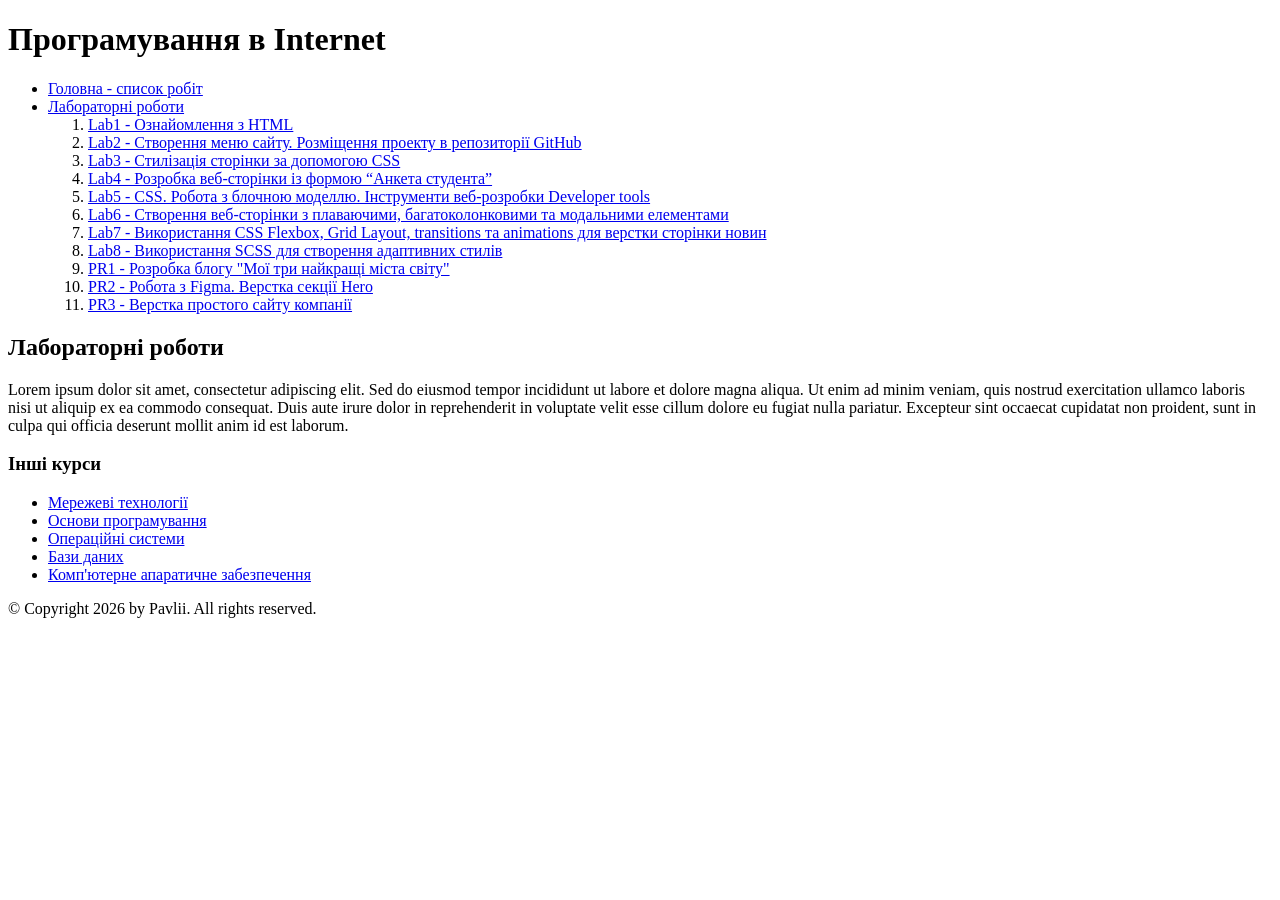
<file: index.html>
<!DOCTYPE html>
<html lang="uk">
<head>
    <meta charset="UTF-8">
    <meta http-equiv="refresh" content="0; url=./lab2/">
    <title>Лабораторна робота №2</title>
</head>
<body>
    <p>Перенаправлення на <a href="./lab2/">Лабораторну роботу №2</a>...</p>
</body>
</html>
</file>
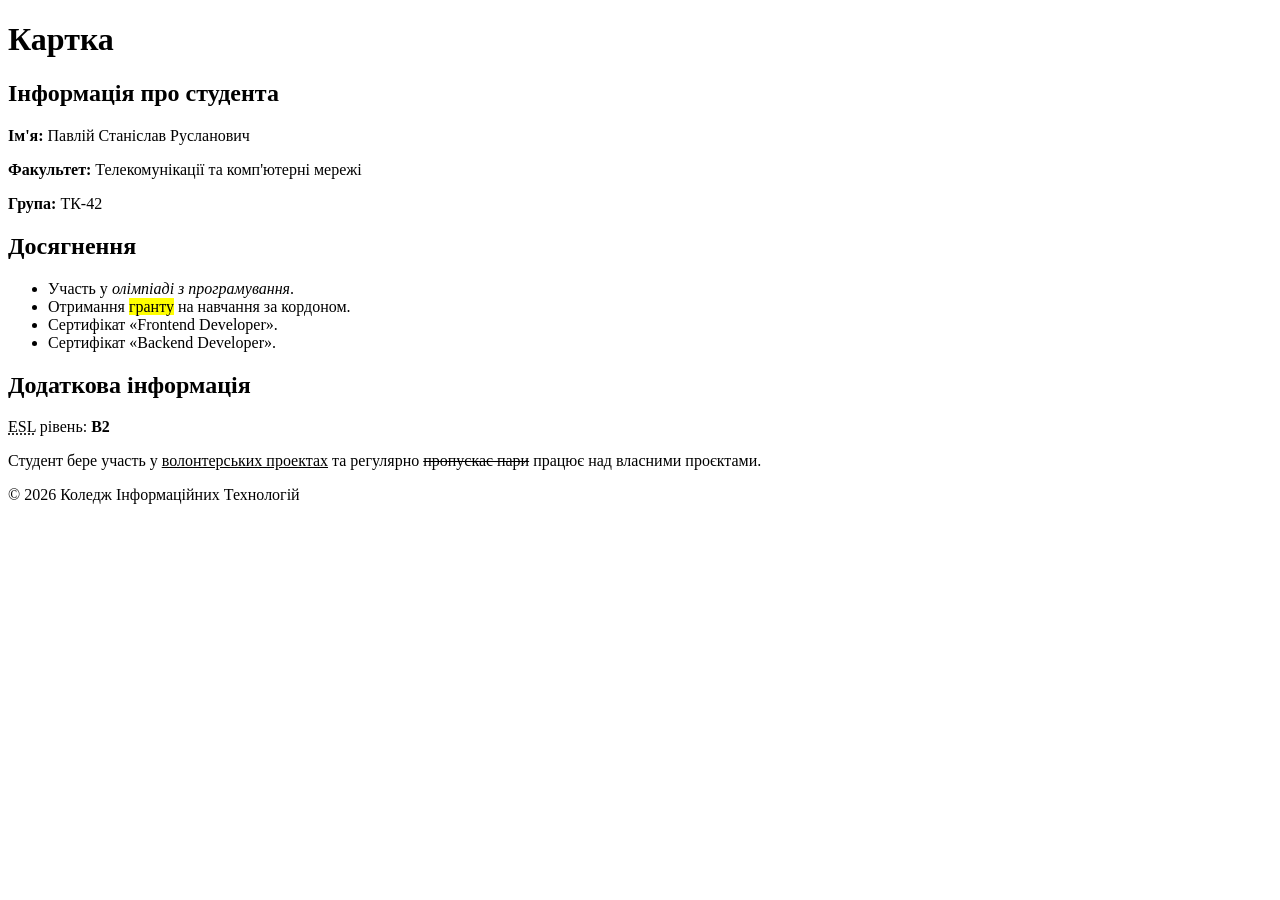
<file: lab1/index.html>
<!DOCTYPE html>
<html lang="uk">

<head>
    <meta charset="UTF-8">
    <title>Картка студента</title>
</head>

<body>
    <header>
        <h1>Картка</h1>
    </header>
    <main>
        <section>
            <h2>Інформація про студента</h2>
            <p><strong>Ім'я:</strong> Павлій Станіслав Русланович</p>
            <p><strong>Факультет:</strong> Телекомунікації та комп'ютерні мережі</p>
            <p><strong>Група:</strong> ТК-42</p>
        </section>
        <section>
            <h2>Досягнення</h2>
            <ul>
                <li>Участь у <em>олімпіаді з програмування</em>.</li>
                <li>Отримання <mark>гранту</mark> на навчання за кордоном.</li>
                <li>Сертифікат <q>Frontend Developer</q>.</li>
                <li>Сертифікат <q>Backend Developer</q>.</li>
            </ul>
        </section>
        <section>
            <h2>Додаткова інформація</h2>
            <p><abbr title="Influent English Level">ESL</abbr> рівень: <strong>B2</strong></p>
            Студент бере участь у <ins>волонтерських проектах</ins> та регулярно <del>пропускає пари</del> працює над власними проєктами.
        </section>
    </main>
    <footer>
        <p>&copy; 2026 Коледж Інформаційних Технологій</p>
    </footer>
</body>



</html>
</file>
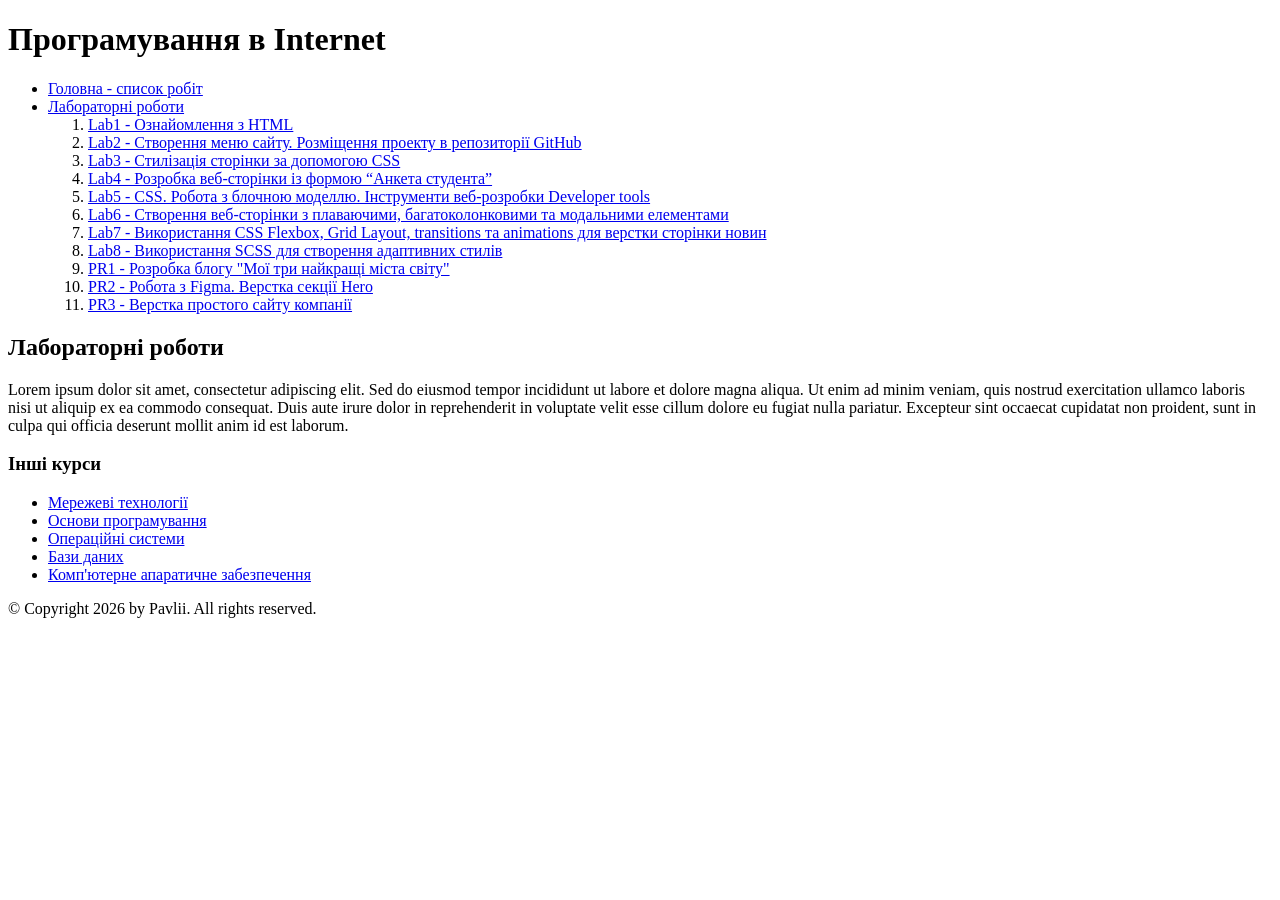
<file: lab2/index.html>
<!DOCTYPE html>
<html lang="uk">
<head>
    <meta charset="UTF-8">
    <title>Лабораторні роботи — Програмування в Internet</title>
</head>
<body>

    <header>
        <h1>Програмування в Internet</h1>
    </header>

    <nav>
        <ul>
            <li>
                <a href="/">Головна - список робіт</a>
            </li>
            <li>
                <a href="#labs">Лабораторні роботи</a>
                <ol>
                    <li><a href="../lab1/index.html">Lab1 - Ознайомлення з HTML</a></li>
                    <li><a href="../lab2/index.html">Lab2 - Створення меню сайту. Розміщення проекту в репозиторії GitHub</a></li>
                    <li><a href="../lab3/index.html">Lab3 - Стилізація сторінки за допомогою CSS</a></li>
                    <li><a href="../lab4/index.html">Lab4 - Розробка веб-сторінки із формою “Анкета студента”</a></li>
                    <li><a href="../lab5/index.html">Lab5 - СSS. Робота з блочною моделлю. Інструменти веб-розробки Developer tools</a></li>
                    <li><a href="../lab6/index.html">Lab6 - Створення веб-сторінки з плаваючими, багатоколонковими та модальними елементами</a></li>
                    <li><a href="../lab7/index.html">Lab7 - Використання CSS Flexbox, Grid Layout, transitions та animations для верстки сторінки новин</a></li>
                    <li><a href="../lab8/index.html">Lab8 - Використання SCSS для створення адаптивних стилів</a></li>
                    <li><a href="../PR1_variant/index.html">PR1 - Розробка блогу "Мої три найкращі міста світу"</a></li>
                    <li><a href="../PR2/index.html">PR2 - Робота з Figma. Верстка секції Hero</a></li>
                    <li><a href="../PR3/index.html">PR3 - Верстка простого сайту компанії</a></li>
                </ol>
            </li>
        </ul>
    </nav>

    <main>
        <article>
            <section id="labs">
                <h2>Лабораторні роботи</h2>
                <p>
                    Lorem ipsum dolor sit amet, consectetur adipiscing elit. Sed do eiusmod tempor incididunt ut labore et dolore magna aliqua. Ut enim ad minim veniam, quis nostrud exercitation ullamco laboris nisi ut aliquip ex ea commodo consequat. Duis aute irure dolor in reprehenderit in voluptate velit esse cillum dolore eu fugiat nulla pariatur. Excepteur sint occaecat cupidatat non proident, sunt in culpa qui officia deserunt mollit anim id est laborum.
                </p>
            </section>
        </article>

        <aside>
            <h3>Інші курси</h3>
            <ul>
                <li><a href="https://prometheus.org.ua/" target="_blank">Мережеві технології</a></li>
                <li><a href="https://www.coursera.org/" target="_blank">Основи програмування</a></li>
                <li><a href="https://www.udemy.com/" target="_blank">Операційні системи</a></li>
                <li><a href="https://edx.org/" target="_blank">Бази даних</a></li>
                <li><a href="https://khanacademy.org/" target="_blank">Комп'ютерне апаратичне забезпечення</a></li>
            </ul>
        </aside>
    </main>

    <footer>
        <p>&copy; Copyright 2026 by Pavlii. All rights reserved.</p>
    </footer>

</body>
</html>
</file>
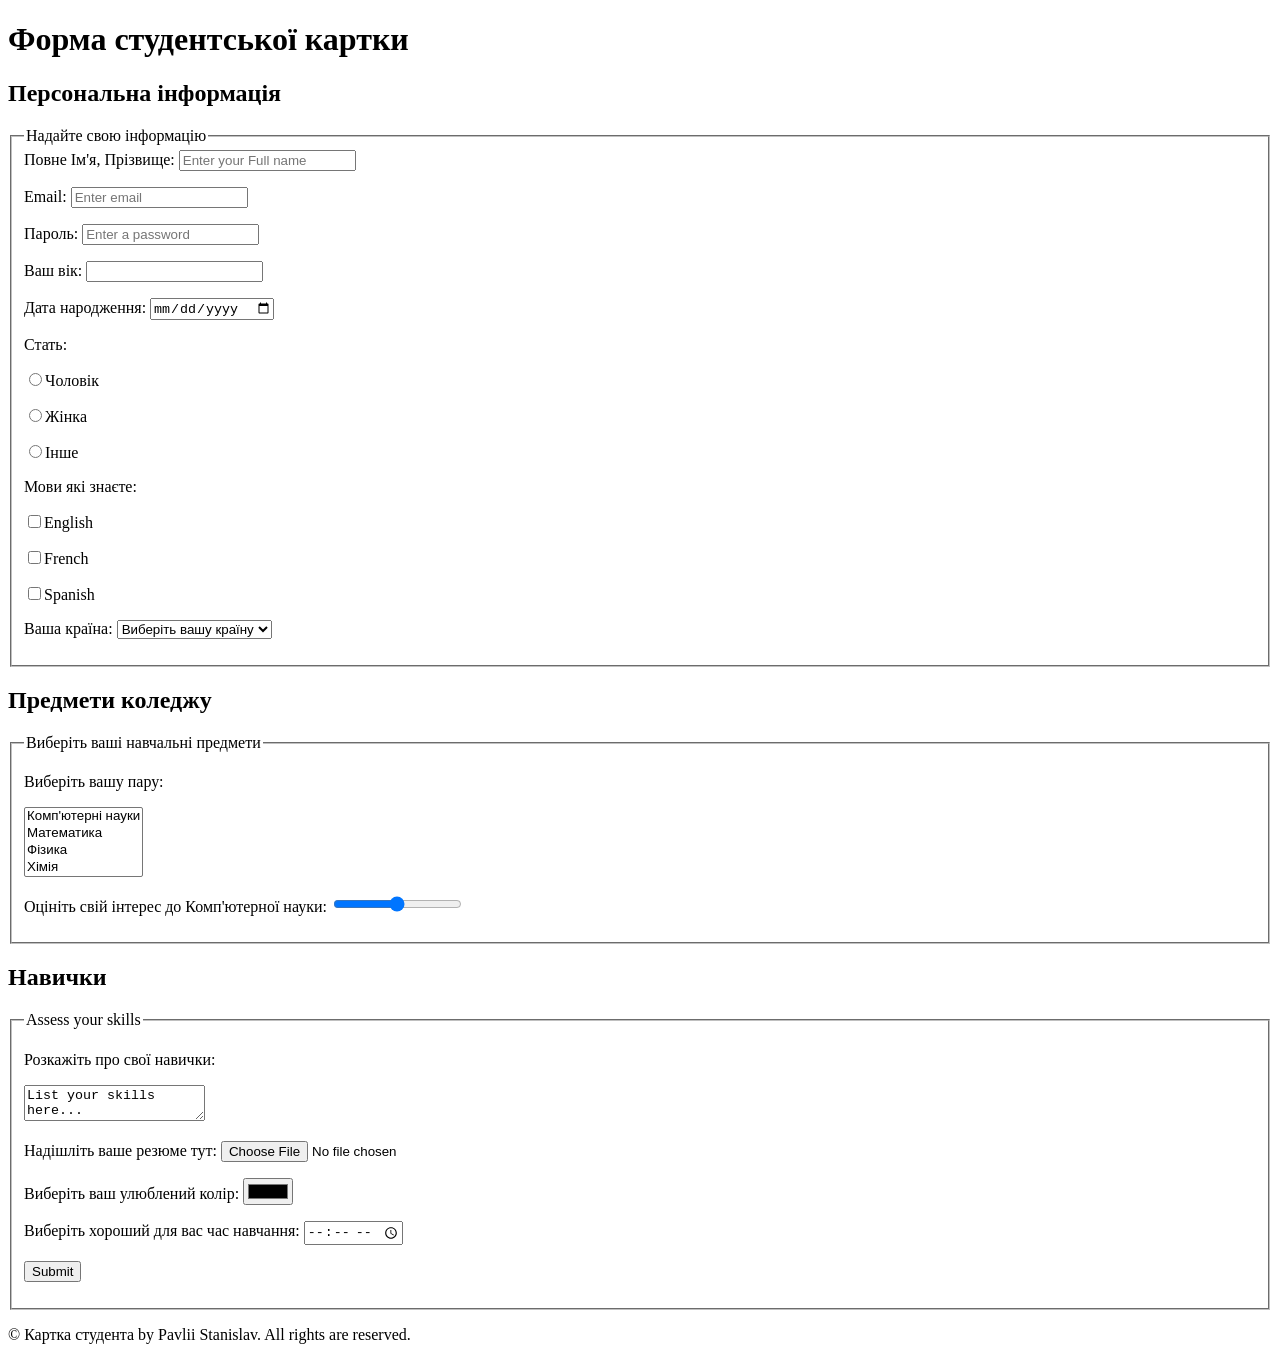
<file: lab4/index.html>
<!DOCTYPE html>
<html lang="uk">

<head>
    <meta charset="UTF-8">
    <title>Форма студентської картки</title>
</head>

<body>
    <header>
        <h1>Форма студентської картки</h1>
    </header>
    <form method="post">
    <section>
        <h2>Персональна інформація</h2>
        
            <fieldset>
                <Legend>Надайте свою інформацію</Legend>
                <label>Повне Ім'я, Прізвище: <input type="text" name="fullname" placeholder="Enter your Full name"></label>
                <p><label>Email: <input type="email" name="email" placeholder="Enter email"></label></p>
                <p><label>Пароль: <input type="password" name="password" placeholder="Enter a password"></label></p>
                <p><label>Ваш вік: <input type="number" name="age" placeholder=""></label></p>
                <p><label>Дата народження: <input type="date" name="date" placeholder=""></label></p>
                <p><label>Стать: </label></p>
                <p><label><input type="radio" value="Male">Чоловік</label></p>
                <p><label><input type="radio" value="Female">Жінка</label></p>
                <p><label><input type="radio" value="Other">Інше</label></p>
                <p><label>Мови які знаєте:</label></p>
                <p><label><input type="checkbox" name="Languages Known">English</label></p>
                <p><label><input type="checkbox" name="Languages Known">French</label></p>
                <p><label><input type="checkbox" name="Languages Known">Spanish</label></p>
                <p><label>Ваша країна: <select>
                            <option value="">Виберіть вашу країну</option>
                            <option value="">Україна</option>
                        </select></label></p>
            </fieldset>
    </section>
    <section>
        <h2>
            Предмети коледжу
        </h2>
        <fieldset>
            <legend>Виберіть ваші навчальні предмети</legend>
            <p><label>Виберіть вашу пару:</label></p>
            <p><select multiple>
                    <option value="Computer Science">Комп'ютерні науки</option>
                    <option value="Math">Математика</option>
                    <option value="Physics">Фізика</option>
                    <option value="Chemistry">Хімія</option>
                </select></p>
            <p><label>Оцініть свій інтерес до Комп'ютерної науки: <input type="range" name="rating"></label></p>
        </fieldset>
    </section>
    <section>
        <h2>
            Навички
        </h2>
        <fieldset>
            <legend>Assess your skills</legend>
            <p>Розкажіть про свої навички:</p>
            <p><label><textarea>List your skills here...</textarea></label></p>
            <p><label>Надішліть ваше резюме тут: <input type="file" name="resume"></label></p>
            <p><label>Виберіть ваш улюблений колір: <input type="color"></label></p>
            <p><label>Виберіть хороший для вас час навчання: <input type="time"></label></p>
            <p><label><input type="submit" name="Submit Survey" placeholder="Submit Survey"></label></p>
        </fieldset>
    </section>
        </form>
    <section>
        <p>&copy; Картка студента by Pavlii Stanislav. All rights are reserved.</p>
    </section>
</body>

</html>
</file>
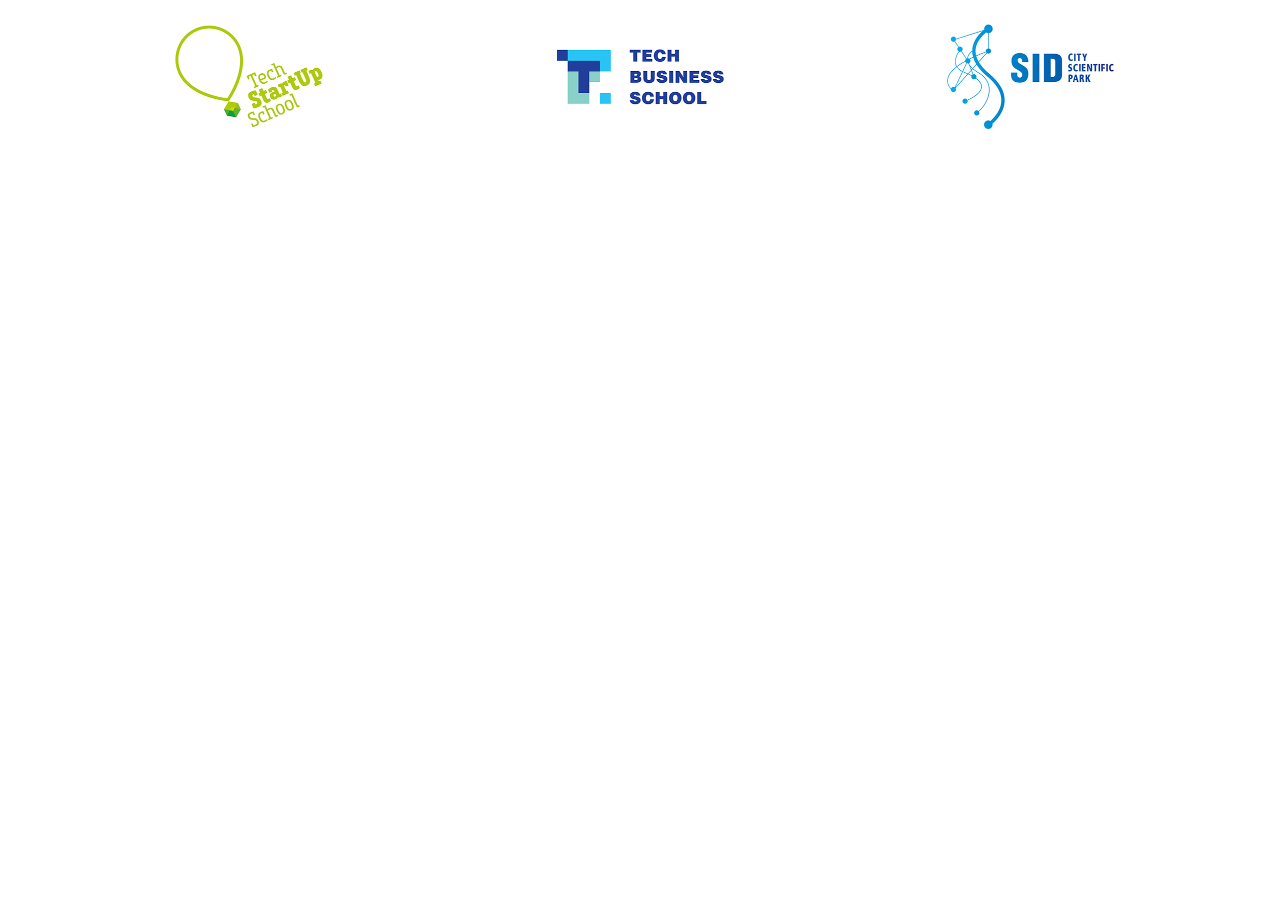
<file: lab5/index.html>
<!DOCTYPE html>
<html lang="uk">

<head>
  <meta charset="UTF-8">
  <meta name="viewport" content="width=device-width, initial-scale=1.0">
  <meta name="description"
    content="Лабораторна робота №5, варіант 2: блок header#logos_container з головної сторінки Львівської політехніки.">
  <title>Лабораторна робота №5 — header#logos_container</title>

  <!-- Шрифт, який використовує lpnu.ua -->
  <link rel="preconnect" href="https://fonts.googleapis.com">
  <link rel="preconnect" href="https://fonts.gstatic.com" crossorigin>
  <link rel="stylesheet"
    href="https://fonts.googleapis.com/css?family=Roboto:400,700&amp;subset=cyrillic,cyrillic-ext">

  <link rel="stylesheet" href="css/styles.css">
</head>

<body>

  <!--
    Варіант 2: header#logos_container
    Розмітку скопійовано з https://lpnu.ua/ (панель Elements).
    Посилання на зображення замінено на локальні файли з папки images/.
  -->
  <header id="logos_container" role="link" aria-label="Featured University Units">
    <div class="container">
      <div class="region region-logos">
        <section
          class="block block-block-content block-block-content4b69e4b0-1cdd-4618-8e39-8fb21a579cde clearfix"
          id="block-selectedunits">
          <div class="field field--name-body field--type-text-with-summary field--label-hidden field--item">
            <div class="row">
              <div class="col-xs-4">
                <a href="http://tsus.lpnu.ua/">
                  <img alt="Логотип Tech Startup School" class="img-responsive"
                    src="images/LPNU_logo_tech-startup-school.png" typeof="foaf:Image">
                </a>
              </div>
              <div class="col-xs-4">
                <a href="https://techbs.lpnu.ua/">
                  <img alt="Логотип Tech Business School" class="img-responsive"
                    src="images/LPNU_logo_tech-business-school.png" typeof="foaf:Image">
                </a>
              </div>
              <div class="col-xs-4">
                <a href="http://tsus.lpnu.ua/sid">
                  <img alt="Логотип наукового парку SID City" class="img-responsive"
                    src="images/LPNU_logo_SID-city-scientific-park.png" typeof="foaf:Image">
                </a>
              </div>
            </div>
          </div>
        </section>
      </div>
    </div>
  </header>

</body>

</html>
</file>
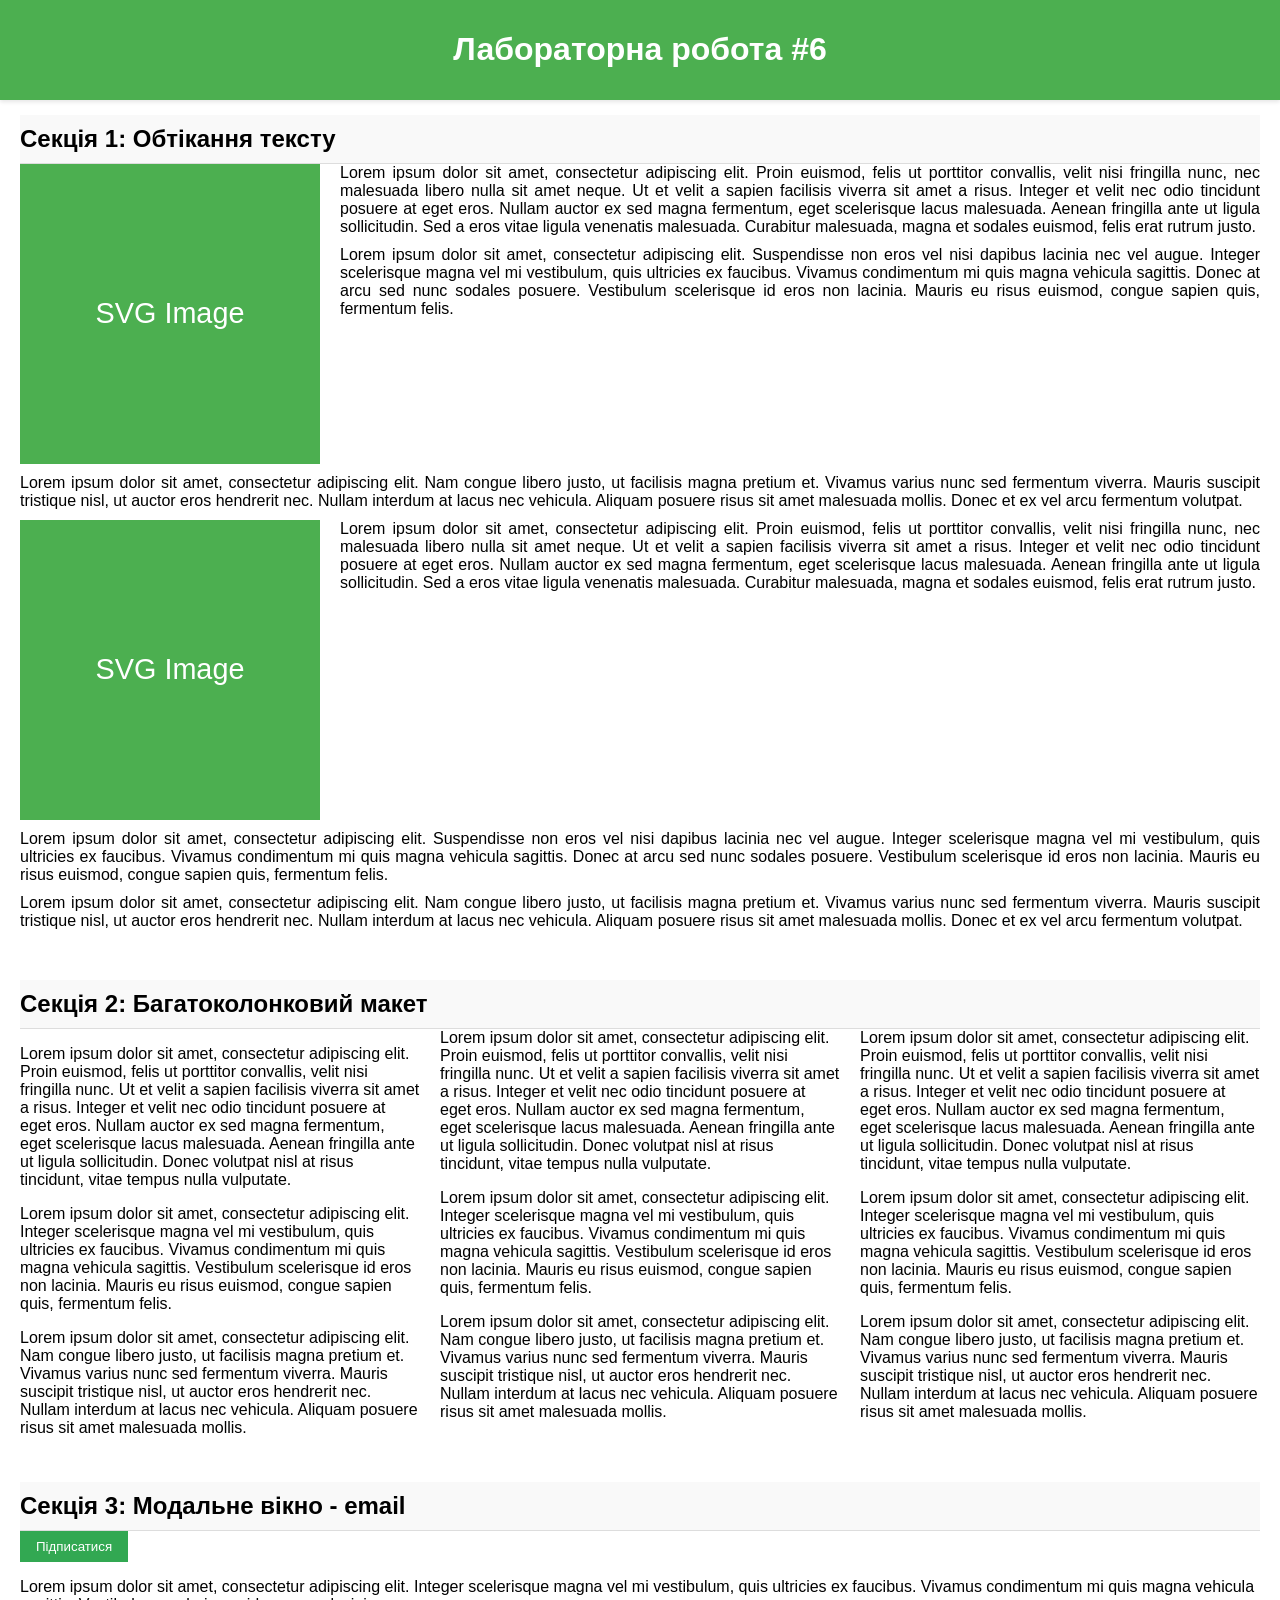
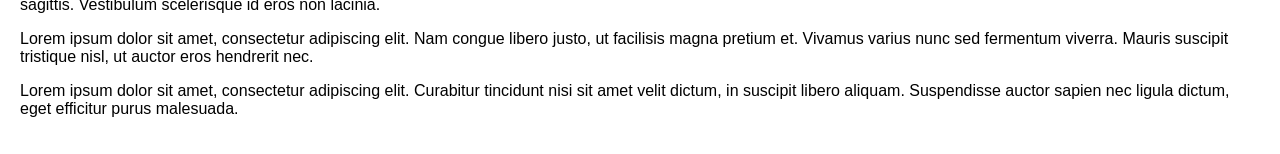
<file: lab6/index.html>
<!DOCTYPE html>
<html lang="uk">

<head>
    <meta charset="UTF-8">
    <meta name="viewport" content="width=device-width, initial-scale=1.0">
    <title>Лабораторна робота #6: floats, positioning, multicolumn layout.</title>
    <link rel="stylesheet" href="css/styles.css">
</head>

<body>
    <header>
        <h1>Лабораторна робота #6</h1>
    </header>

    <!-- Секція 1 -->
    <section id="section-1">
        <h2>Секція 1: Обтікання тексту</h2>
        <img src="img/image.svg" alt="SVG зображення">
        <p class="text">
            Lorem ipsum dolor sit amet, consectetur adipiscing elit.
            Proin euismod, felis ut porttitor convallis, velit nisi fringilla nunc, nec malesuada libero nulla sit amet
            neque.
            Ut et velit a sapien facilisis viverra sit amet a risus. Integer et velit nec odio tincidunt posuere at eget
            eros.
            Nullam auctor ex sed magna fermentum, eget scelerisque lacus malesuada. Aenean fringilla ante ut ligula
            sollicitudin.
            Sed a eros vitae ligula venenatis malesuada. Curabitur malesuada, magna et sodales euismod, felis erat
            rutrum justo.
        </p>
        <p class="text">
            Lorem ipsum dolor sit amet, consectetur adipiscing elit. Suspendisse non eros vel nisi dapibus lacinia nec
            vel augue.
            Integer scelerisque magna vel mi vestibulum, quis ultricies ex faucibus. Vivamus condimentum mi quis magna
            vehicula sagittis.
            Donec at arcu sed nunc sodales posuere. Vestibulum scelerisque id eros non lacinia. Mauris eu risus euismod,
            congue sapien quis,
            fermentum felis.
        </p>
        <p class="text clear">
            Lorem ipsum dolor sit amet, consectetur adipiscing elit. Nam congue libero justo, ut facilisis magna pretium
            et.
            Vivamus varius nunc sed fermentum viverra. Mauris suscipit tristique nisl, ut auctor eros hendrerit nec.
            Nullam interdum at lacus nec vehicula. Aliquam posuere risus sit amet malesuada mollis. Donec et ex vel arcu
            fermentum volutpat.
        </p>
        <img src="img/image.svg" alt="SVG зображення">
        <p class="text">
            Lorem ipsum dolor sit amet, consectetur adipiscing elit.
            Proin euismod, felis ut porttitor convallis, velit nisi fringilla nunc, nec malesuada libero nulla sit amet
            neque.
            Ut et velit a sapien facilisis viverra sit amet a risus. Integer et velit nec odio tincidunt posuere at eget
            eros.
            Nullam auctor ex sed magna fermentum, eget scelerisque lacus malesuada. Aenean fringilla ante ut ligula
            sollicitudin.
            Sed a eros vitae ligula venenatis malesuada. Curabitur malesuada, magna et sodales euismod, felis erat
            rutrum justo.
        </p>
        <p class="text clear">
            Lorem ipsum dolor sit amet, consectetur adipiscing elit. Suspendisse non eros vel nisi dapibus lacinia nec
            vel augue.
            Integer scelerisque magna vel mi vestibulum, quis ultricies ex faucibus. Vivamus condimentum mi quis magna
            vehicula sagittis.
            Donec at arcu sed nunc sodales posuere. Vestibulum scelerisque id eros non lacinia. Mauris eu risus euismod,
            congue sapien quis,
            fermentum felis.
        </p>
        <p class="text">
            Lorem ipsum dolor sit amet, consectetur adipiscing elit. Nam congue libero justo, ut facilisis magna pretium
            et.
            Vivamus varius nunc sed fermentum viverra. Mauris suscipit tristique nisl, ut auctor eros hendrerit nec.
            Nullam interdum at lacus nec vehicula. Aliquam posuere risus sit amet malesuada mollis. Donec et ex vel arcu
            fermentum volutpat.
        </p>
    </section>

    <!-- Секція 2 -->
    <section id="section-2">
        <h2>Секція 2: Багатоколонковий макет</h2>
        <div class="multicolumn-text">
            <p>
                Lorem ipsum dolor sit amet, consectetur adipiscing elit. Proin euismod, felis ut porttitor convallis,
                velit nisi fringilla nunc.
                Ut et velit a sapien facilisis viverra sit amet a risus. Integer et velit nec odio tincidunt posuere at
                eget eros.
                Nullam auctor ex sed magna fermentum, eget scelerisque lacus malesuada. Aenean fringilla ante ut ligula
                sollicitudin.
                Donec volutpat nisl at risus tincidunt, vitae tempus nulla vulputate.
            </p>
            <p>
                Lorem ipsum dolor sit amet, consectetur adipiscing elit. Integer scelerisque magna vel mi vestibulum,
                quis ultricies ex faucibus.
                Vivamus condimentum mi quis magna vehicula sagittis. Vestibulum scelerisque id eros non lacinia. Mauris
                eu risus euismod,
                congue sapien quis, fermentum felis.
            </p>
            <p>
                Lorem ipsum dolor sit amet, consectetur adipiscing elit. Nam congue libero justo, ut facilisis magna
                pretium et.
                Vivamus varius nunc sed fermentum viverra. Mauris suscipit tristique nisl, ut auctor eros hendrerit nec.
                Nullam interdum at lacus nec vehicula. Aliquam posuere risus sit amet malesuada mollis.
            </p>
            <p>
                Lorem ipsum dolor sit amet, consectetur adipiscing elit. Proin euismod, felis ut porttitor convallis,
                velit nisi fringilla nunc.
                Ut et velit a sapien facilisis viverra sit amet a risus. Integer et velit nec odio tincidunt posuere at
                eget eros.
                Nullam auctor ex sed magna fermentum, eget scelerisque lacus malesuada. Aenean fringilla ante ut ligula
                sollicitudin.
                Donec volutpat nisl at risus tincidunt, vitae tempus nulla vulputate.
            </p>
            <p>
                Lorem ipsum dolor sit amet, consectetur adipiscing elit. Integer scelerisque magna vel mi vestibulum,
                quis ultricies ex faucibus.
                Vivamus condimentum mi quis magna vehicula sagittis. Vestibulum scelerisque id eros non lacinia. Mauris
                eu risus euismod,
                congue sapien quis, fermentum felis.
            </p>
            <p>
                Lorem ipsum dolor sit amet, consectetur adipiscing elit. Nam congue libero justo, ut facilisis magna
                pretium et.
                Vivamus varius nunc sed fermentum viverra. Mauris suscipit tristique nisl, ut auctor eros hendrerit nec.
                Nullam interdum at lacus nec vehicula. Aliquam posuere risus sit amet malesuada mollis.
            </p>
            <p>
                Lorem ipsum dolor sit amet, consectetur adipiscing elit. Proin euismod, felis ut porttitor convallis,
                velit nisi fringilla nunc.
                Ut et velit a sapien facilisis viverra sit amet a risus. Integer et velit nec odio tincidunt posuere at
                eget eros.
                Nullam auctor ex sed magna fermentum, eget scelerisque lacus malesuada. Aenean fringilla ante ut ligula
                sollicitudin.
                Donec volutpat nisl at risus tincidunt, vitae tempus nulla vulputate.
            </p>
            <p>
                Lorem ipsum dolor sit amet, consectetur adipiscing elit. Integer scelerisque magna vel mi vestibulum,
                quis ultricies ex faucibus.
                Vivamus condimentum mi quis magna vehicula sagittis. Vestibulum scelerisque id eros non lacinia. Mauris
                eu risus euismod,
                congue sapien quis, fermentum felis.
            </p>
            <p>
                Lorem ipsum dolor sit amet, consectetur adipiscing elit. Nam congue libero justo, ut facilisis magna
                pretium et.
                Vivamus varius nunc sed fermentum viverra. Mauris suscipit tristique nisl, ut auctor eros hendrerit nec.
                Nullam interdum at lacus nec vehicula. Aliquam posuere risus sit amet malesuada mollis.
            </p>
        </div>
    </section>

    <!-- Секція 3 з кнопкою -->
    <section class="section-3">
        <h2>Секція 3: Модальне вікно - email</h2>
        <button id="openModalBtn" class="btn-subscribe">Підписатися</button>
        <p>
            Lorem ipsum dolor sit amet, consectetur adipiscing elit. Integer scelerisque magna vel mi vestibulum, quis
            ultricies ex faucibus.
            Vivamus condimentum mi quis magna vehicula sagittis. Vestibulum scelerisque id eros non lacinia.
        </p>
        <p>
            Lorem ipsum dolor sit amet, consectetur adipiscing elit. Nam congue libero justo, ut facilisis magna pretium
            et.
            Vivamus varius nunc sed fermentum viverra. Mauris suscipit tristique nisl, ut auctor eros hendrerit nec.
        </p>
        <p>
            Lorem ipsum dolor sit amet, consectetur adipiscing elit. Curabitur tincidunt nisi sit amet velit dictum, in
            suscipit libero aliquam.
            Suspendisse auctor sapien nec ligula dictum, eget efficitur purus malesuada.
        </p>
    </section>
    </section>

    <!-- Модальне вікно (Overlay + Modal Window) -->
    <div id="modalOverlay" class="modal-overlay">
        <div class="modal-content">
            <form id="emailForm">
                <label for="emailInput">Введіть вашу електронну пошту:</label>
                <div class="form-row">
                    <input type="email" id="emailInput" required placeholder=" " />
                    <button type="submit" class="btn-save">Зберегти</button>
                </div>
            </form>
        </div>
    </div>

    <!-- JavaScript -->
    <script>
        // Отримуємо елементи
        const openBtn = document.getElementById('openModalBtn');
        const modalOverlay = document.getElementById('modalOverlay');
        const emailForm = document.getElementById('emailForm');

        // Відкриття модального вікна при натисканні на "Підписатися"
        openBtn.addEventListener('click', () => {
            modalOverlay.style.display = 'flex';
        });

        // Закриття вікна при клацанні поза його межами (на затемнене тло)
        modalOverlay.addEventListener('click', (e) => {
            if (e.target === modalOverlay) {
                modalOverlay.style.display = 'none';
            }
        });

        // Обробка відправки форми (якщо пошту введено та натиснуто "Зберегти")
        emailForm.addEventListener('submit', (e) => {
            e.preventDefault(); // Запобігаємо перезавантаженню сторінки

            // Тут ви можете виконати необхідні дії із значенням emailInput.value
            alert('Дякуємо за підписку!');

            modalOverlay.style.display = 'none'; // Закриваємо вікно після збереження
            emailForm.reset(); // Очищаємо поле
        });
    </script>
</body>

</html>
</file>
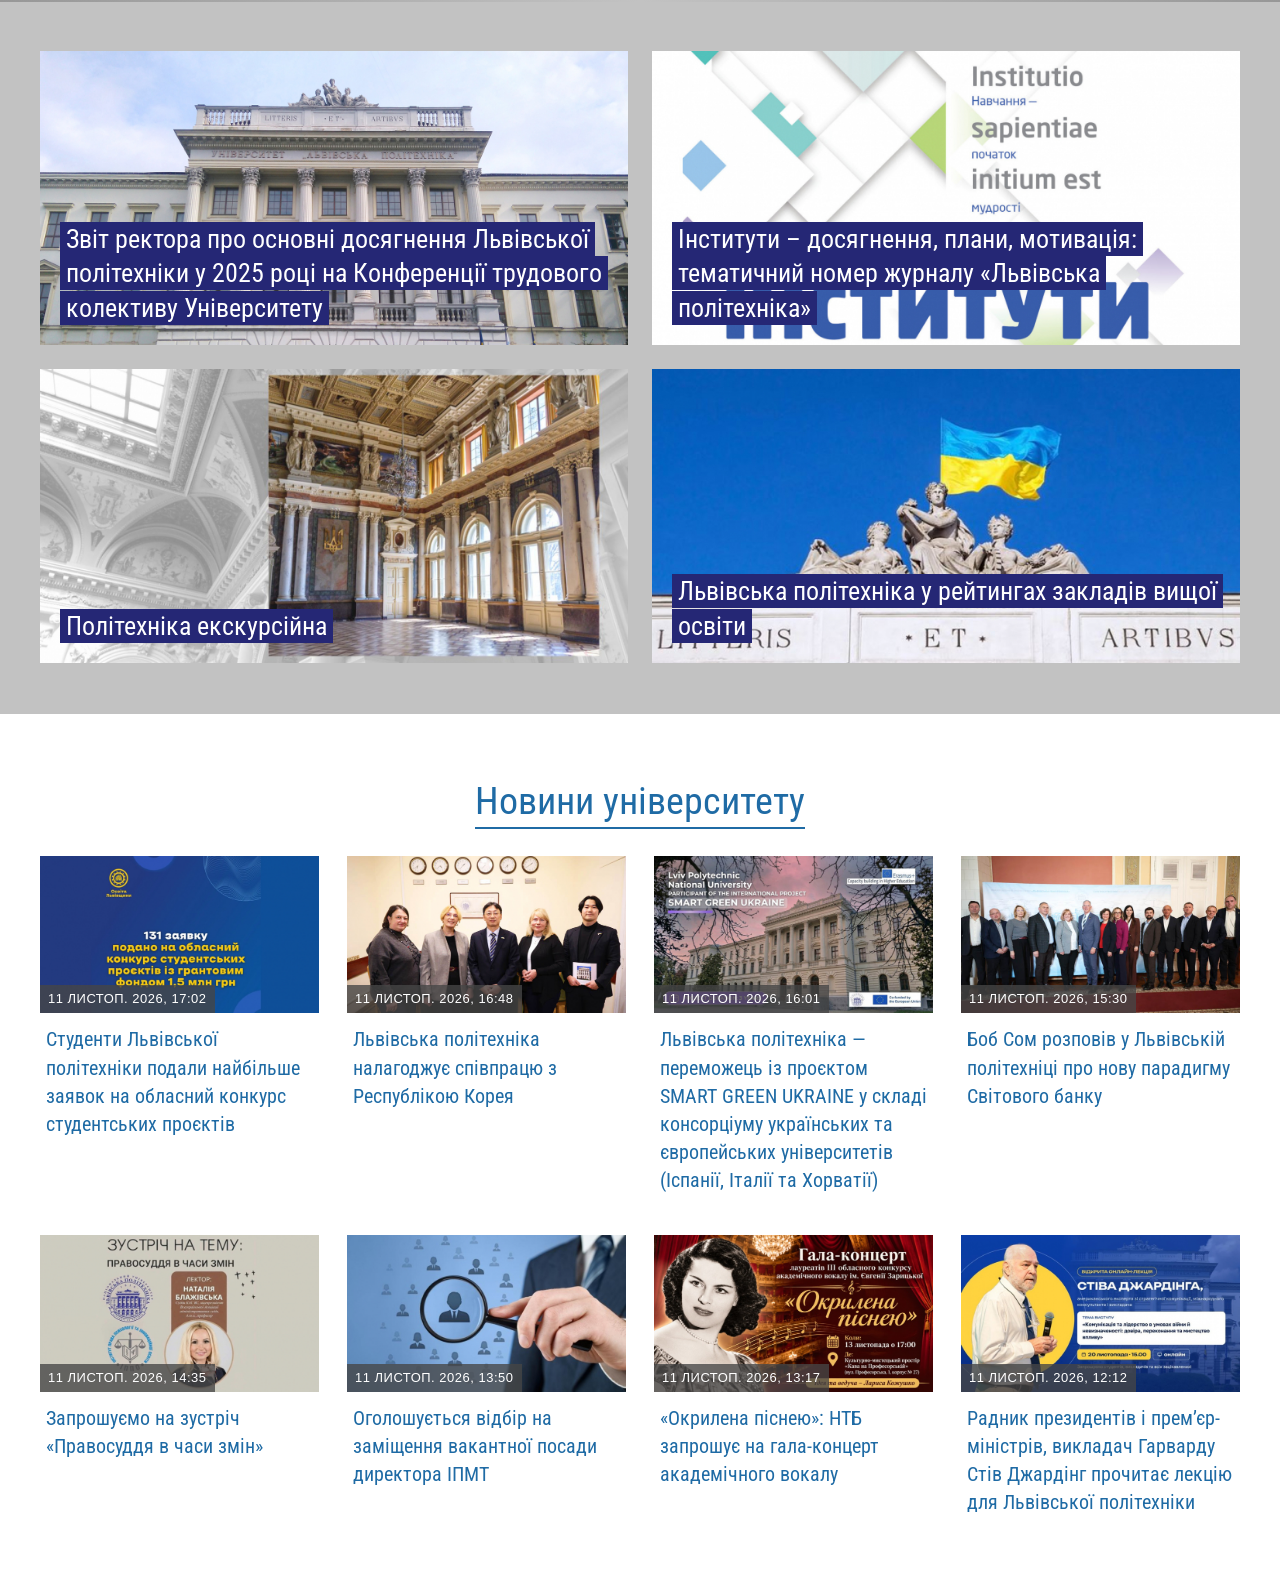
<file: lab7/index.html>
<!DOCTYPE html>
<html lang="uk">

<head>
    <meta charset="UTF-8">
    <meta name="viewport" content="width=device-width, initial-scale=1.0">
    <meta name="description" content="Новини, обрані матеріали та анонси Львівської політехніки.">
    <title>Новини Львівської політехніки</title>
    <link rel="icon" href="data:,">
    <link rel="stylesheet"
        href="https://fonts.googleapis.com/css?family=Roboto+Condensed:regular,700&amp;subset=cyrillic,cyrillic-ext">
    <link rel="stylesheet" href="css/styles.css">
</head>

<body>
    <a class="skip-link" href="#main-content">Перейти до основного вмісту</a>


    <header id="featured_container" aria-label="Обрані новини та анонси">
        <div class="container">
            <div class="featured-flex">
                <article class="featured-card">
                    <a href="https://lpnu.ua/news/zvit-rektora-pro-osnovni-dosiahnennia-lvivskoi-politekhniky-u-2025-rotsi-na-konferentsii"
                       target="_blank" rel="noopener noreferrer">
                        <img src="img/featured-1.jpg" width="720" height="360"
                             alt="Фасад головного корпусу Львівської політехніки">
                        <h2><span>Звіт ректора про основні досягнення Львівської політехніки у 2025 році на Конференції трудового колективу Університету</span></h2>
                    </a>
                </article>

                <article class="featured-card">
                    <a href="https://lpnu.ua/news/instytuty-dosiahnennia-plany-motyvatsiia-tematychnyi-nomer-zhurnalu-lvivska-politekhnika"
                       target="_blank" rel="noopener noreferrer">
                        <img src="img/featured-2.jpg" width="720" height="360"
                             alt="Заставка до тематичного номера журналу «Львівська політехніка»">
                        <h2><span>Інститути – досягнення, плани, мотивація: тематичний номер журналу «Львівська політехніка»</span></h2>
                    </a>
                </article>

                <article class="featured-card">
                    <a href="https://lpnu.ua/news/politekhnika-ekskursiina" target="_blank" rel="noopener noreferrer">
                        <img src="img/featured-3.jpg" width="720" height="360" alt="Політехніка екскурсійна">
                        <h2><span>Політехніка екскурсійна</span></h2>
                    </a>
                </article>

                <article class="featured-card">
                    <a href="https://lpnu.ua/news/lvivska-politekhnika-u-reitynhakh-zakladiv-vyshchoi-osvity"
                       target="_blank" rel="noopener noreferrer">
                        <img src="img/featured-4.jpg" width="720" height="360"
                             alt="Фронтон головного корпусу Львівської політехніки">
                        <h2><span>Львівська політехніка у рейтингах закладів вищої освіти</span></h2>
                    </a>
                </article>
            </div>
        </div>
    </header>


    <main id="main-content">
        <div class="main-container">
            <section class="news-block" aria-labelledby="news-heading">
                <div class="view-header">
                    <h2 id="news-heading">
                        <a href="https://lpnu.ua/news" target="_blank" rel="noopener noreferrer">Новини університету</a>
                    </h2>
                </div>

                <div class="news-grid">
                    <article class="news-card">
                        <a class="news-card-link"
                           href="https://lpnu.ua/news/studenty-lvivskoi-politekhniky-podaly-naibilshe-zaiavok-na-oblasnyi-konkurs-studentskykh"
                           target="_blank" rel="noopener noreferrer">
                            <div class="news_teaser">
                                <img src="img/news-1.jpg" width="720" height="405"
                                     alt="Студенти Львівської політехніки на конкурсі студентських проєктів">
                                <span class="news-date">11 листоп. 2026, 17:02</span>
                            </div>
                            <h3>Студенти Львівської політехніки подали найбільше заявок на обласний конкурс студентських проєктів</h3>
                        </a>
                    </article>

                    <article class="news-card">
                        <a class="news-card-link"
                           href="https://lpnu.ua/news/lvivska-politekhnika-nalahodzhuie-spivpratsiu-z-respublikoiu-koreia"
                           target="_blank" rel="noopener noreferrer">
                            <div class="news_teaser">
                                <img src="img/news-2.jpg" width="720" height="405"
                                     alt="Зустріч представників Львівської політехніки та Республіки Корея">
                                <span class="news-date">11 листоп. 2026, 16:48</span>
                            </div>
                            <h3>Львівська політехніка налагоджує співпрацю з Республікою Корея</h3>
                        </a>
                    </article>

                    <article class="news-card">
                        <a class="news-card-link"
                           href="https://lpnu.ua/news/lvivska-politekhnika-peremozhets-iz-proiektom-smart-green-ukraine-u-skladi-konsortsiumu"
                           target="_blank" rel="noopener noreferrer">
                            <div class="news_teaser">
                                <img src="img/news-3.jpg" width="720" height="405"
                                     alt="Логотипи учасників проєкту SMART GREEN UKRAINE">
                                <span class="news-date">11 листоп. 2026, 16:01</span>
                            </div>
                            <h3>Львівська політехніка — переможець із проєктом SMART GREEN UKRAINE у складі консорціуму українських та європейських університетів (Іспанії, Італії та Хорватії)</h3>
                        </a>
                    </article>

                    <article class="news-card">
                        <a class="news-card-link"
                           href="https://lpnu.ua/news/bob-som-rozpoviv-u-lvivskii-politekhnitsi-pro-novu-paradyhmu-svitovoho-banku"
                           target="_blank" rel="noopener noreferrer">
                            <div class="news_teaser">
                                <img src="img/news-4.jpg" width="720" height="405"
                                     alt="Боб Сом під час лекції у Львівській політехніці">
                                <span class="news-date">11 листоп. 2026, 15:30</span>
                            </div>
                            <h3>Боб Сом розповів у Львівській політехніці про нову парадигму Світового банку</h3>
                        </a>
                    </article>

                    <article class="news-card">
                        <a class="news-card-link"
                           href="https://lpnu.ua/news/zaproshuiemo-na-zustrich-pravosuddia-v-chasy-zmin"
                           target="_blank" rel="noopener noreferrer">
                            <div class="news_teaser">
                                <img src="img/news-5.jpg" width="720" height="405"
                                     alt="Анонс зустрічі «Правосуддя в часи змін»">
                                <span class="news-date">11 листоп. 2026, 14:35</span>
                            </div>
                            <h3>Запрошуємо на зустріч «Правосуддя в часи змін»</h3>
                        </a>
                    </article>

                    <article class="news-card">
                        <a class="news-card-link"
                           href="https://lpnu.ua/news/oholoshuietsia-vidbir-na-zamishchennia-vakantnoi-posady-dyrektora-ipmt"
                           target="_blank" rel="noopener noreferrer">
                            <div class="news_teaser">
                                <img src="img/news-6.jpg" width="720" height="405"
                                     alt="Оголошення про відбір на посаду директора ІПМТ">
                                <span class="news-date">11 листоп. 2026, 13:50</span>
                            </div>
                            <h3>Оголошується відбір на заміщення вакантної посади директора ІПМТ</h3>
                        </a>
                    </article>

                    <article class="news-card">
                        <a class="news-card-link"
                           href="https://lpnu.ua/events/okrylena-pisneiu-ntb-zaproshuie-na-hala-kontsert-akademichnoho-vokalu"
                           target="_blank" rel="noopener noreferrer">
                            <div class="news_teaser">
                                <img src="img/news-7.jpg" width="720" height="405"
                                     alt="Афіша гала-концерту академічного вокалу «Окрилена піснею»">
                                <span class="news-date">11 листоп. 2026, 13:17</span>
                            </div>
                            <h3>«Окрилена піснею»: НТБ запрошує на гала-концерт академічного вокалу</h3>
                        </a>
                    </article>

                    <article class="news-card">
                        <a class="news-card-link"
                           href="https://lpnu.ua/news/radnyk-prezydentiv-i-premier-ministriv-vykladach-harvardu-stiv-dzhardinh-prochytaie-lektsiiu"
                           target="_blank" rel="noopener noreferrer">
                            <div class="news_teaser">
                                <img src="img/news-8.jpg" width="720" height="405"
                                     alt="Стів Джардінг, радник президентів і прем’єр-міністрів, викладач Гарварду">
                                <span class="news-date">11 листоп. 2026, 12:12</span>
                            </div>
                            <h3>Радник президентів і прем’єр-міністрів, викладач Гарварду Стів Джардінг прочитає лекцію для Львівської політехніки</h3>
                        </a>
                    </article>
                </div>
            </section>
        </div>
    </main>
</body>

</html>
</file>
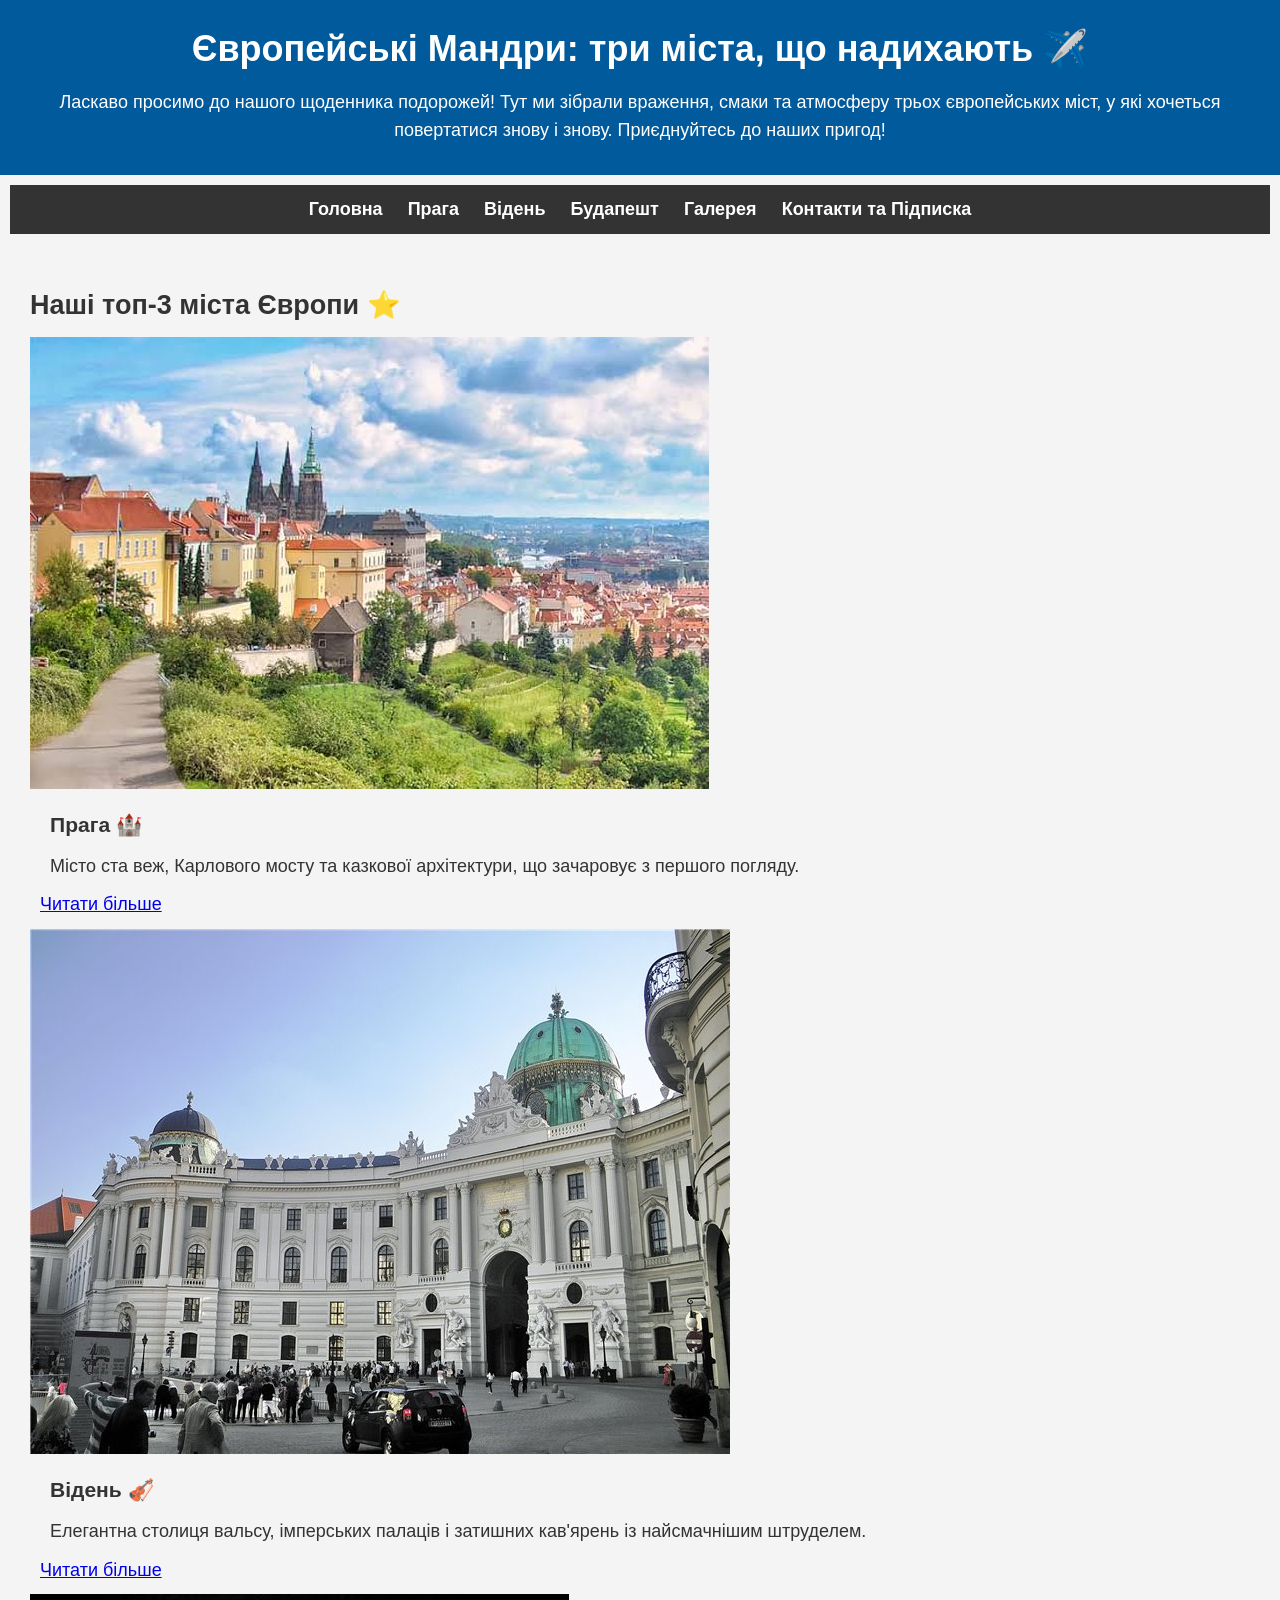
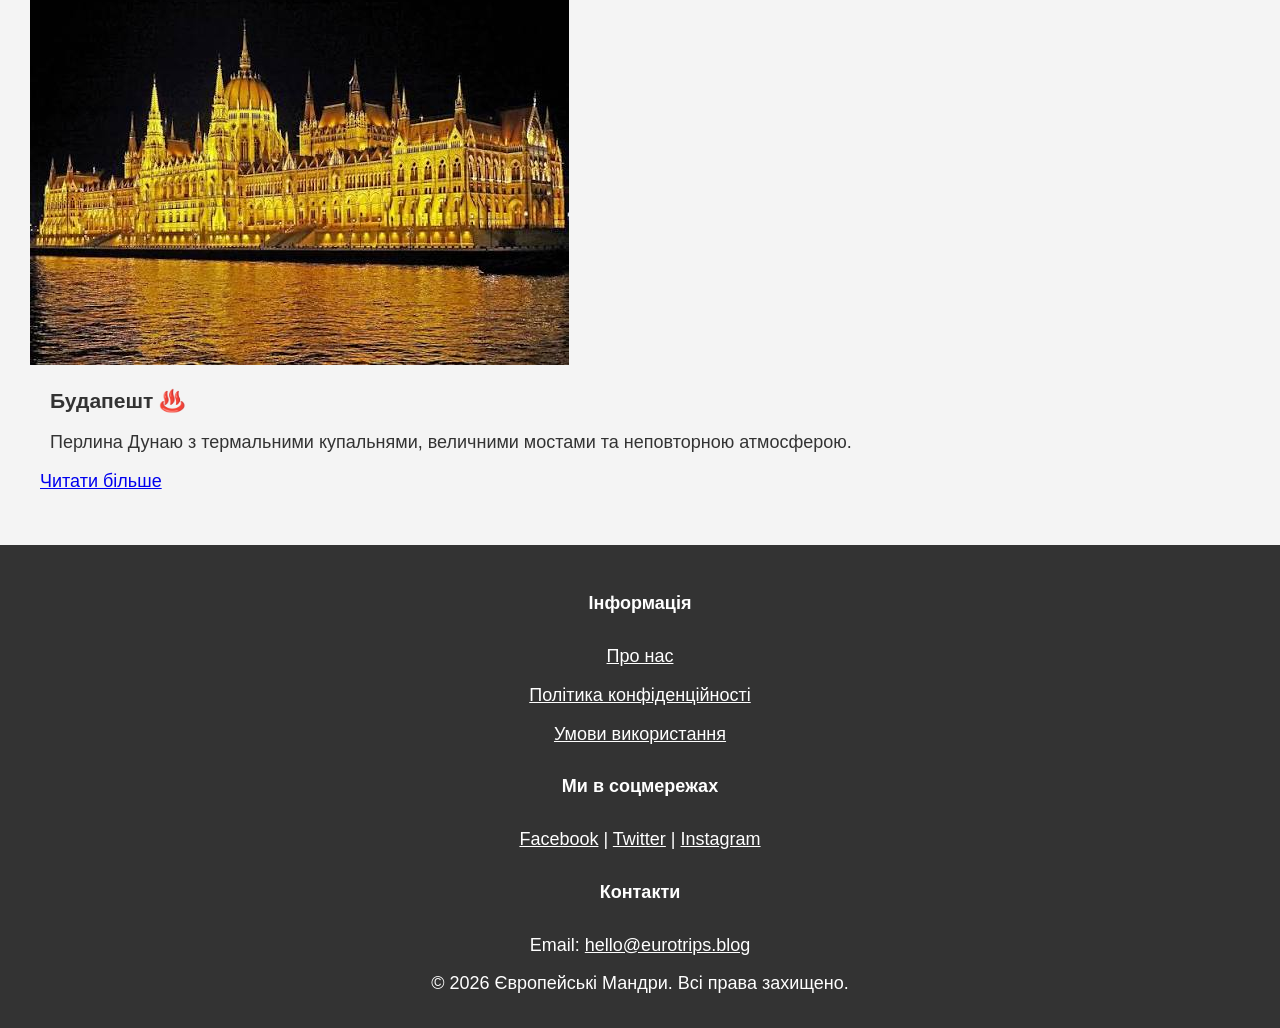
<file: PR1_variant/index.html>
<!DOCTYPE html>
<html lang="uk">
<head>
    <meta charset="UTF-8">
    <meta name="viewport" content="width=device-width, initial-scale=1.0">
    <title>Європейські Мандри — Головна</title>
    <link rel="stylesheet" href="css/style.css">
</head>
<body>

    <header id="site-header">
        <h1>Європейські Мандри: три міста, що надихають <span role="img" aria-label="літак">✈️</span></h1>
        <p>Ласкаво просимо до нашого щоденника подорожей! Тут ми зібрали враження, смаки та атмосферу трьох європейських міст, у які хочеться повертатися знову і знову. Приєднуйтесь до наших пригод!</p>
    </header>

    <nav id="main-nav">
        <ul>
            <li><a href="index.html" class="active">Головна</a></li>
            <li><a href="prague.html">Прага</a></li>
            <li><a href="vienna.html">Відень</a></li>
            <li><a href="budapest.html">Будапешт</a></li>
            <li><a href="gallery.html">Галерея</a></li>
            <li><a href="contact.html">Контакти та Підписка</a></li>
        </ul>
    </nav>

    <main>
        <section id="intro-cards">
            <h2>Наші топ-3 міста Європи <span role="img" aria-label="зірка">⭐</span></h2>
            <div id="card-grid">
                
                <figure class="city-card">
                    <img src="images/street.jpg" alt="Старовинні вулички Праги">
                    <figcaption>
                        <h3>Прага <span role="img" aria-label="замок">🏰</span></h3>
                        <p>Місто ста веж, Карлового мосту та казкової архітектури, що зачаровує з першого погляду.</p>
                        <a href="prague.html" class="btn">Читати більше</a>
                    </figcaption>
                </figure>

                <figure class="city-card">
                    <img src="images/empire.jpg" alt="Імперські палаци Відня">
                    <figcaption>
                        <h3>Відень <span role="img" aria-label="скрипка">🎻</span></h3>
                        <p>Елегантна столиця вальсу, імперських палаців і затишних кав'ярень із найсмачнішим штруделем.</p>
                        <a href="vienna.html" class="btn">Читати більше</a>
                    </figcaption>
                </figure>

                <figure class="city-card">
                    <img src="images/night.jpg" alt="Панорама Будапешта над Дунаєм">
                    <figcaption>
                        <h3>Будапешт <span role="img" aria-label="термальні води">♨️</span></h3>
                        <p>Перлина Дунаю з термальними купальнями, величними мостами та неповторною атмосферою.</p>
                        <a href="budapest.html" class="btn">Читати більше</a>
                    </figcaption>
                </figure>

            </div>
        </section>
    </main>

    <footer id="site-footer">
        <div id="footer-content">
            <div id="footer-links">
                <h4>Інформація</h4>
                <ul>
                    <li><a href="#">Про нас</a></li>
                    <li><a href="#">Політика конфіденційності</a></li>
                    <li><a href="#">Умови використання</a></li>
                </ul>
            </div>

            <div id="footer-socials">
                <h4>Ми в соцмережах</h4>
                <a href="#">Facebook</a> |
                <a href="#">Twitter</a> |
                <a href="#">Instagram</a>
            </div>

            <div id="footer-contact">
                <h4>Контакти</h4>
                <p>Email: <a href="mailto:hello@eurotrips.blog">hello@eurotrips.blog</a></p>
            </div>
        </div>
        <div id="footer-copyright">
            <p>&copy; 2026 Європейські Мандри. Всі права захищено.</p>
        </div>
    </footer>

</body>
</html>
</file>
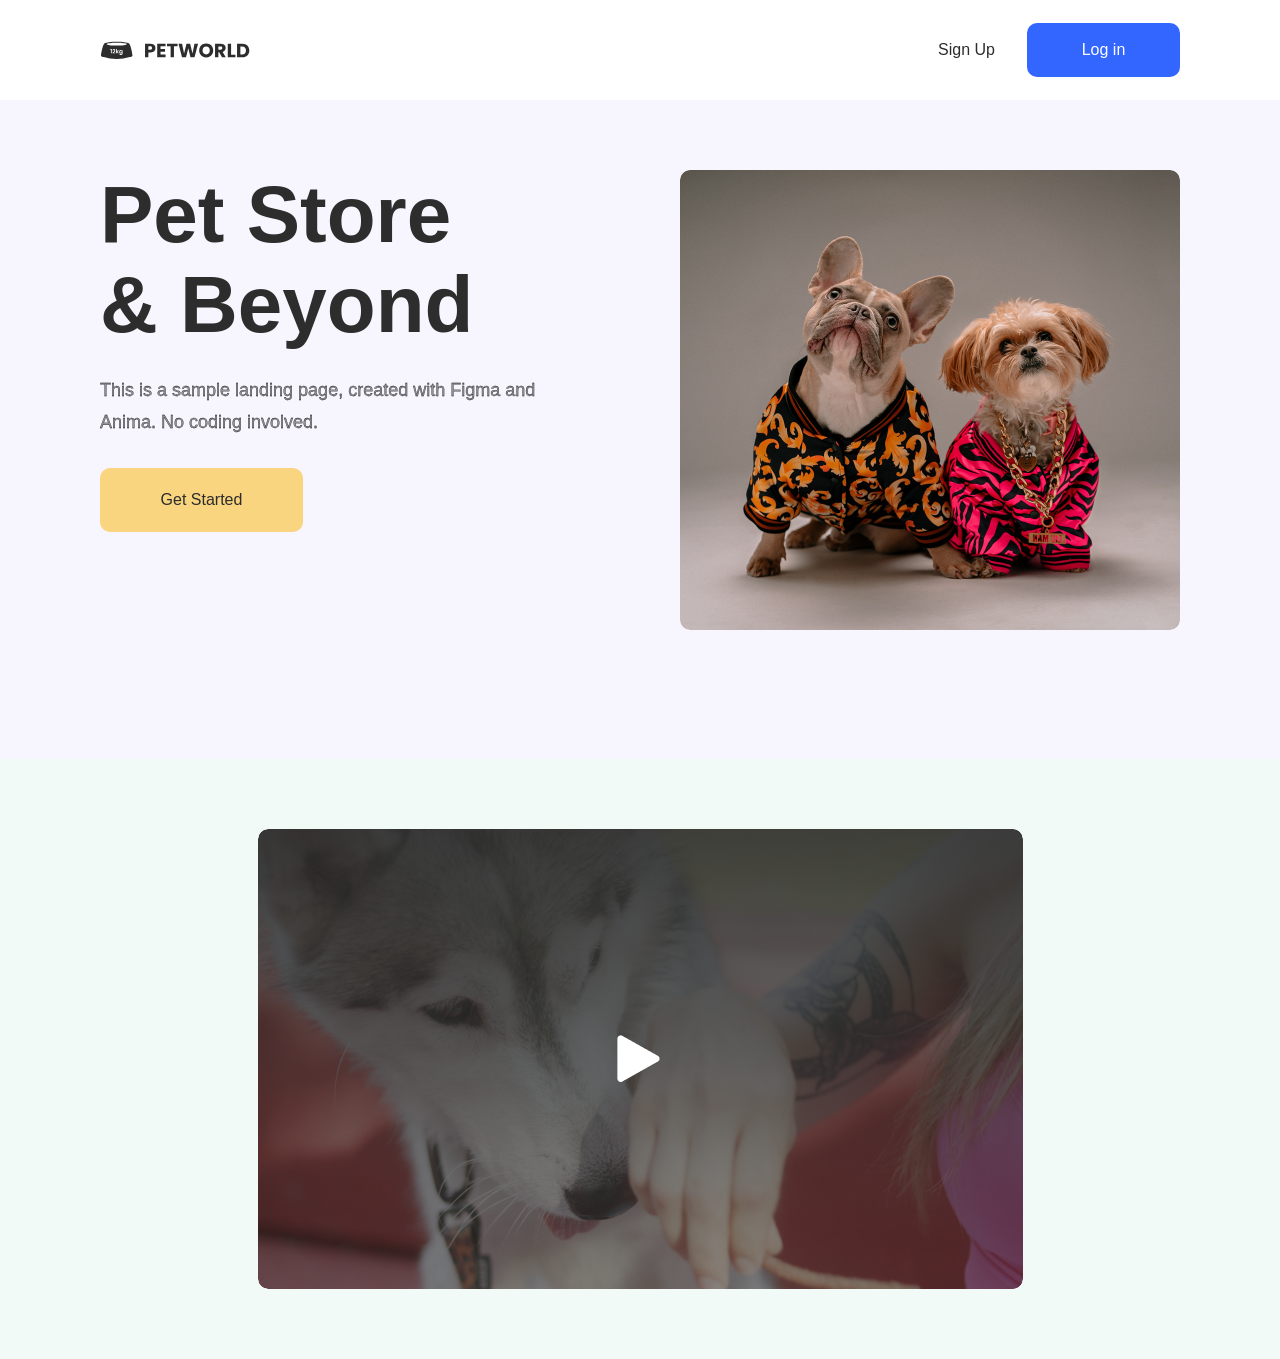
<file: PR2/index.html>
<!DOCTYPE html>
<html lang="en">
<head>
    <meta charset="UTF-8">
    <meta name="viewport" content="width=device-width, initial-scale=1.0">
    <title>Petworld</title>
    
    <!-- Підключення шрифтів та стилів -->
    <link rel="preconnect" href="https://fonts.googleapis.com">
    <link rel="preconnect" href="https://fonts.gstatic.com" crossorigin>
    <link href="https://fonts.googleapis.com/css2?family=Epilogue:wght@400;700;800&family=Inter:wght@400;500;600;700&display=swap" rel="stylesheet">
    <link rel="stylesheet" href="css/style.css">
</head>
<body>

  <!-- Шапка (Header / Top Bar 1280px) -->
  <header class="header">
    <div class="container header-container">
      <a href="#" class="logo">
        <img src="images/logo.svg" alt="Petworld logo" class="logo-img">
      </a>
<div class="auth-buttons">
    <a href="../lab2/index.html" class="btn-sign-up">Sign Up</a>
    <a href="../lab2/index.html" class="btn-log-in">Log in</a>
</div>
    </div>
  </header>

  <!-- Головна секція (Header 1280px / Hero) -->
  <section class="hero-section">
    <div class="container hero-container">
      <div class="hero-content">
        <div class="hero-text-block">
          <h1 class="hero-title">Pet Store<br>& Beyond</h1>
          <p class="hero-text">
            This is a sample landing page, created with Figma and Anima. No coding involved.
          </p>
        </div>
        <a href="#" class="btn-get-started">Get Started</a>
      </div>
      <div class="hero-image-wrapper">
        <img src="images/dogs.png" alt="Two dogs in stylish outfits" class="hero-img">
      </div>
    </div>
  </section>

  <!-- Секція Відео (Video 1280px) -->
  <section class="video-section">
    <div class="video-container">
      <div class="video-wrapper">
        <img src="images/video.png" alt="Video preview" class="video-img">
      </div>
    </div>
  </section>

</body>
</html>
</file>
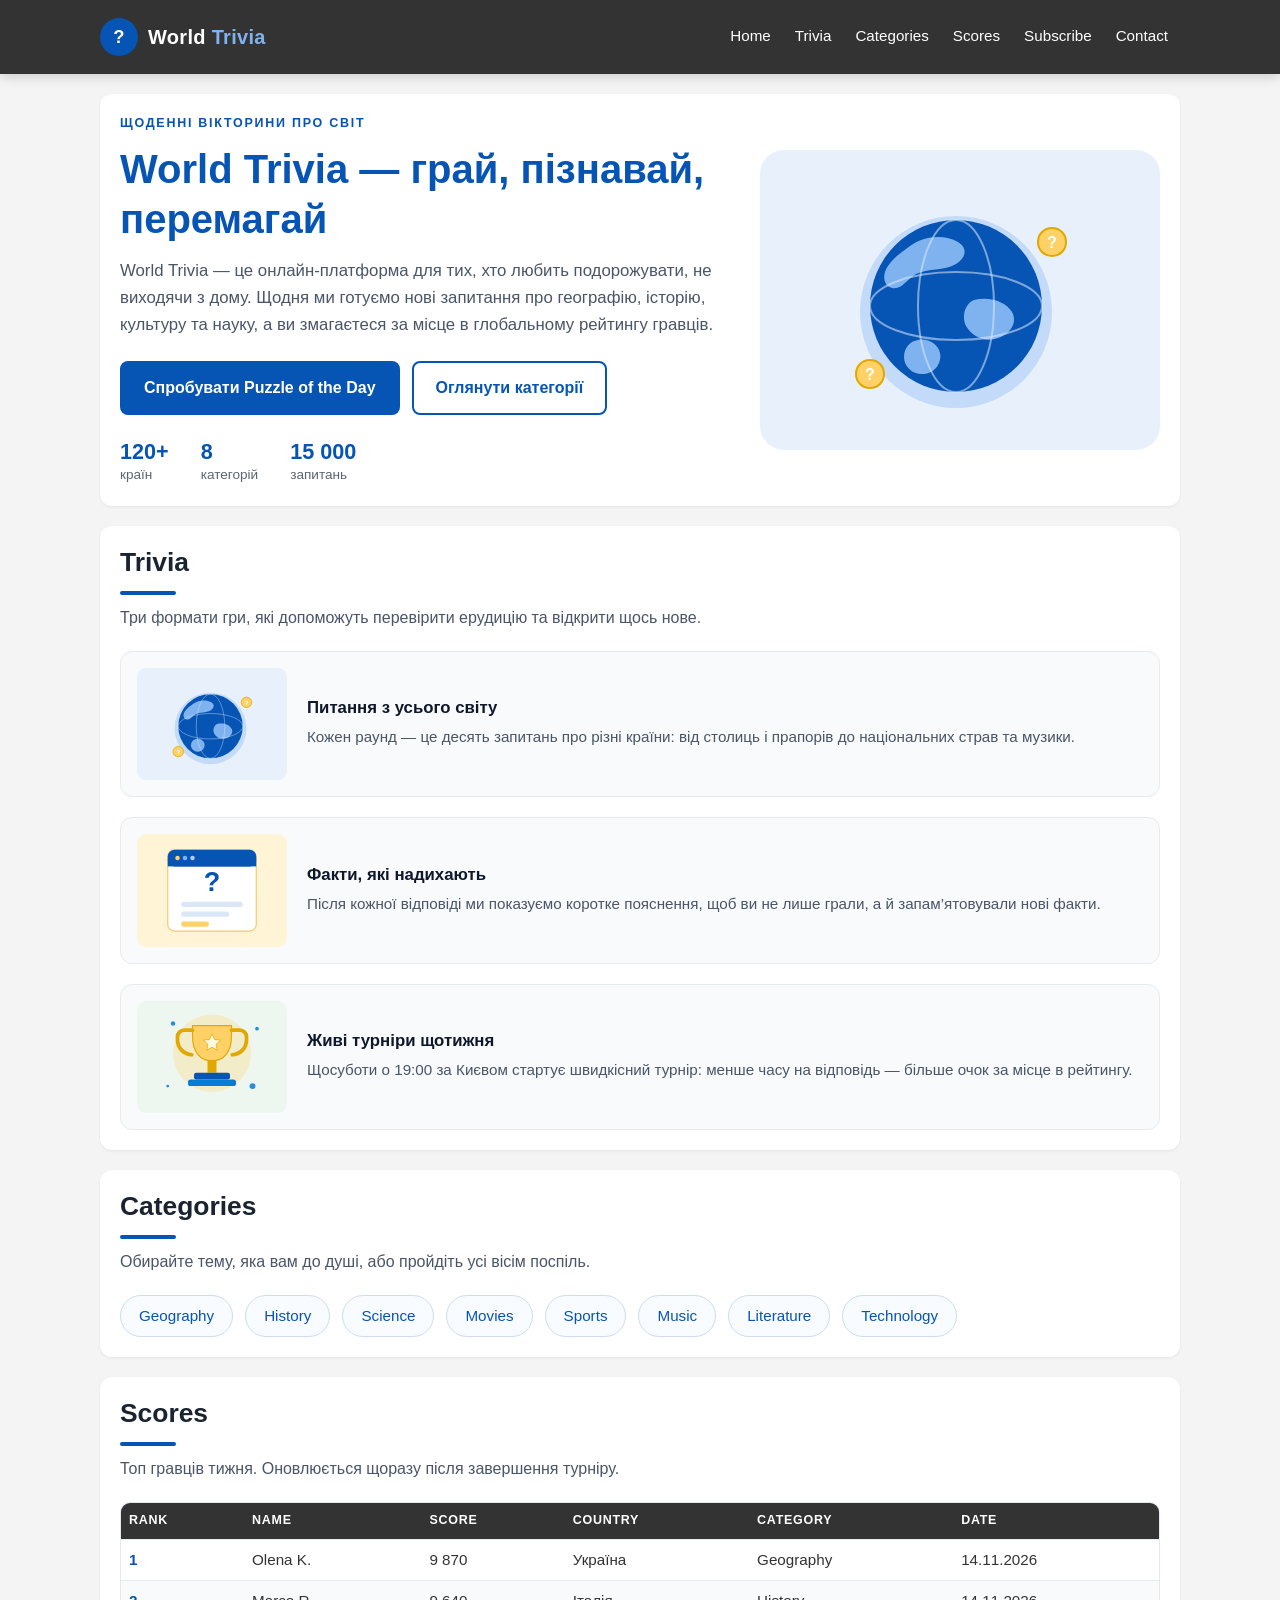
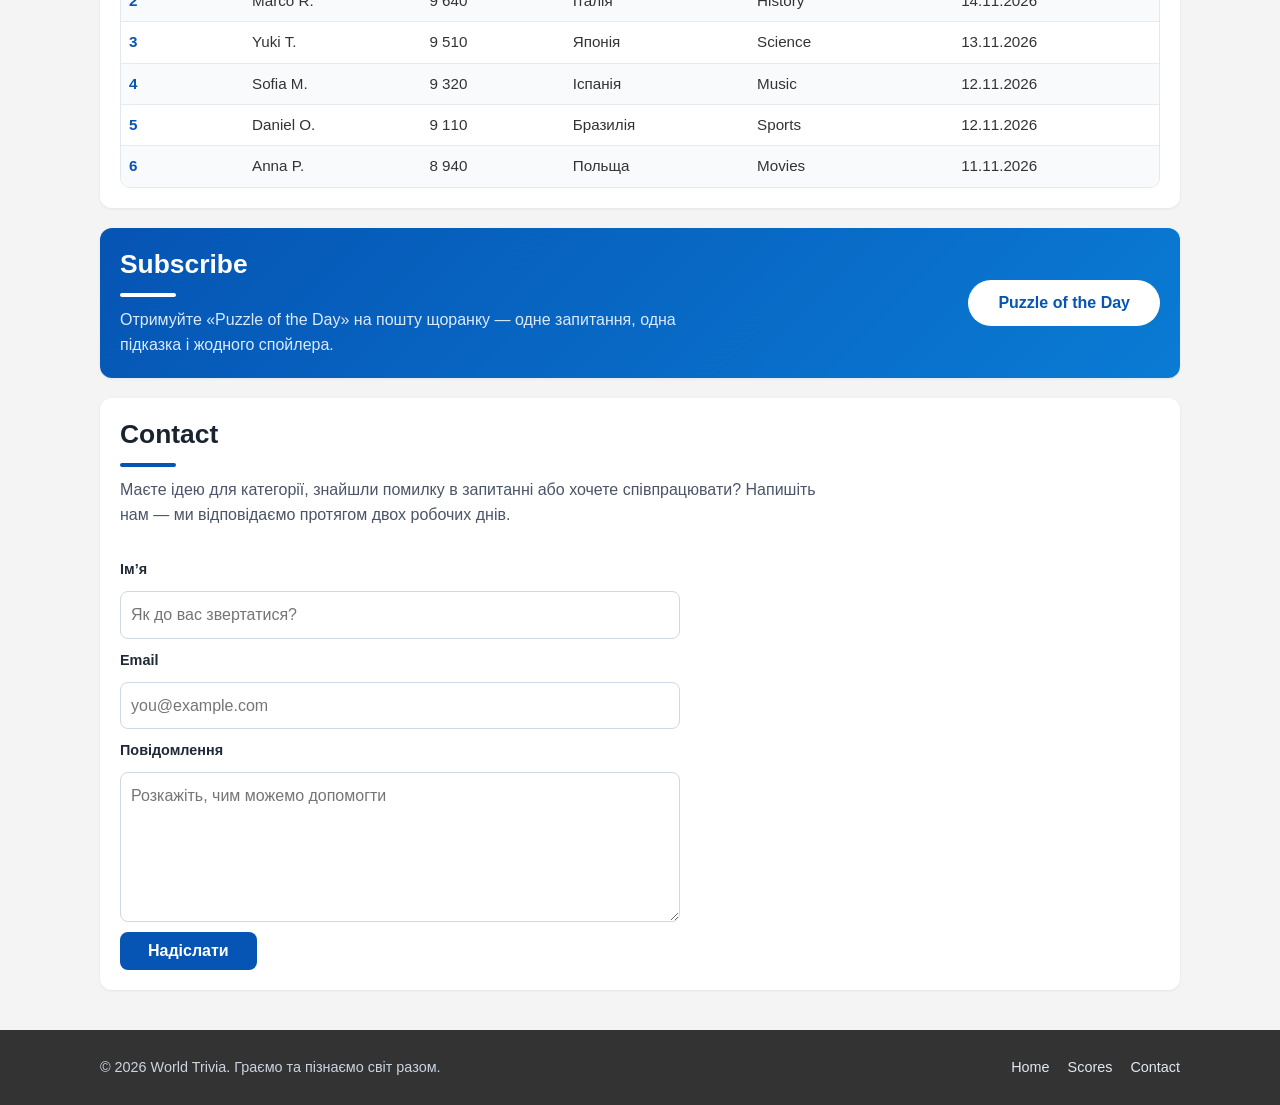
<file: PR3/index.html>
<!DOCTYPE html>
<html lang="uk">
<head>
  <meta charset="UTF-8">
  <meta name="viewport" content="width=device-width, initial-scale=1.0">
  <meta name="description" content="World Trivia — щоденні вікторини, цікаві факти та рейтинг гравців з усього світу.">
  <title>World Trivia — щоденні вікторини про світ</title>
  <link rel="icon" href="images/favicon.svg" type="image/svg+xml">
  <link rel="stylesheet" href="styles/style.css">
</head>
<body>

  <a class="skip-link" href="#main">Перейти до основного вмісту</a>

  <header class="site-header">
    <div class="container header-inner">
      <a class="brand" href="#home" aria-label="World Trivia — на головну">
        <span class="brand-mark" aria-hidden="true">?</span>
        <span class="brand-name">World <span>Trivia</span></span>
      </a>

      <nav class="site-nav" aria-label="Головна навігація">
        <ul class="nav-list">
          <li><a href="#home">Home</a></li>
          <li><a href="#trivia">Trivia</a></li>
          <li><a href="#categories">Categories</a></li>
          <li><a href="#scores">Scores</a></li>
          <li><a href="#subscribe">Subscribe</a></li>
          <li><a href="#contact">Contact</a></li>
        </ul>
      </nav>
    </div>
  </header>

  <main id="main">
    <div class="container">

      <!-- Home -->
      <section id="home" class="section hero" aria-labelledby="home-title">
        <div class="hero-content">
          <p class="eyebrow">Щоденні вікторини про світ</p>
          <h1 id="home-title">World Trivia — грай, пізнавай, перемагай</h1>
          <p class="lead">
            World Trivia — це онлайн-платформа для тих, хто любить подорожувати,
            не виходячи з дому. Щодня ми готуємо нові запитання про географію,
            історію, культуру та науку, а ви змагаєтеся за місце в глобальному
            рейтингу гравців.
          </p>
          <div class="hero-actions">
            <a class="btn" href="#subscribe">Спробувати Puzzle of the Day</a>
            <a class="btn btn-ghost" href="#categories">Оглянути категорії</a>
          </div>
          <ul class="hero-stats" aria-label="Ключові показники">
            <li><strong>120+</strong><span>країн</span></li>
            <li><strong>8</strong><span>категорій</span></li>
            <li><strong>15 000</strong><span>запитань</span></li>
          </ul>
        </div>
        <img class="hero-art" src="images/globe.svg" alt="Ілюстрація глобуса з позначками країн світу" width="400" height="300">
      </section>

      <!-- Trivia -->
      <section id="trivia" class="section" aria-labelledby="trivia-title">
        <h2 class="section-title" id="trivia-title">Trivia</h2>
        <p class="section-intro">
          Три формати гри, які допоможуть перевірити ерудицію та відкрити щось нове.
        </p>

        <div class="trivia-list">
          <article class="trivia-item">
            <img src="images/globe.svg" alt="Глобус із прапорцями — символ подорожей у вікторині" width="150" height="112" loading="lazy">
            <div class="trivia-text">
              <h3>Питання з усього світу</h3>
              <p>
                Кожен раунд — це десять запитань про різні країни: від столиць
                і прапорів до національних страв та музики.
              </p>
            </div>
          </article>

          <article class="trivia-item">
            <img src="images/quiz.svg" alt="Картка вікторини зі знаком питання та варіантами відповідей" width="150" height="112" loading="lazy">
            <div class="trivia-text">
              <h3>Факти, які надихають</h3>
              <p>
                Після кожної відповіді ми показуємо коротке пояснення, щоб ви
                не лише грали, а й запам’ятовували нові факти.
              </p>
            </div>
          </article>

          <article class="trivia-item">
            <img src="images/trophy.svg" alt="Золотий кубок переможця вікторини" width="150" height="112" loading="lazy">
            <div class="trivia-text">
              <h3>Живі турніри щотижня</h3>
              <p>
                Щосуботи о 19:00 за Києвом стартує швидкісний турнір: менше часу
                на відповідь — більше очок за місце в рейтингу.
              </p>
            </div>
          </article>
        </div>
      </section>

      <!-- Categories -->
      <section id="categories" class="section" aria-labelledby="categories-title">
        <h2 class="section-title" id="categories-title">Categories</h2>
        <p class="section-intro">
          Обирайте тему, яка вам до душі, або пройдіть усі вісім поспіль.
        </p>

        <ul class="categories-list">
          <li><a href="#trivia">Geography</a></li>
          <li><a href="#trivia">History</a></li>
          <li><a href="#trivia">Science</a></li>
          <li><a href="#trivia">Movies</a></li>
          <li><a href="#trivia">Sports</a></li>
          <li><a href="#trivia">Music</a></li>
          <li><a href="#trivia">Literature</a></li>
          <li><a href="#trivia">Technology</a></li>
        </ul>
      </section>

      <!-- Scores -->
      <section id="scores" class="section" aria-labelledby="scores-title">
        <h2 class="section-title" id="scores-title">Scores</h2>
        <p class="section-intro">
          Топ гравців тижня. Оновлюється щоразу після завершення турніру.
        </p>

        <div class="table-wrap">
          <table>
            <caption class="sr-only">Рейтинг гравців World Trivia за тиждень</caption>
            <thead>
              <tr>
                <th scope="col">Rank</th>
                <th scope="col">Name</th>
                <th scope="col">Score</th>
                <th scope="col">Country</th>
                <th scope="col">Category</th>
                <th scope="col">Date</th>
              </tr>
            </thead>
            <tbody>
              <tr>
                <td>1</td>
                <td>Olena K.</td>
                <td>9 870</td>
                <td>Україна</td>
                <td>Geography</td>
                <td>14.11.2026</td>
              </tr>
              <tr>
                <td>2</td>
                <td>Marco R.</td>
                <td>9 640</td>
                <td>Італія</td>
                <td>History</td>
                <td>14.11.2026</td>
              </tr>
              <tr>
                <td>3</td>
                <td>Yuki T.</td>
                <td>9 510</td>
                <td>Японія</td>
                <td>Science</td>
                <td>13.11.2026</td>
              </tr>
              <tr>
                <td>4</td>
                <td>Sofia M.</td>
                <td>9 320</td>
                <td>Іспанія</td>
                <td>Music</td>
                <td>12.11.2026</td>
              </tr>
              <tr>
                <td>5</td>
                <td>Daniel O.</td>
                <td>9 110</td>
                <td>Бразилія</td>
                <td>Sports</td>
                <td>12.11.2026</td>
              </tr>
              <tr>
                <td>6</td>
                <td>Anna P.</td>
                <td>8 940</td>
                <td>Польща</td>
                <td>Movies</td>
                <td>11.11.2026</td>
              </tr>
            </tbody>
          </table>
        </div>
      </section>

      <!-- Subscribe -->
      <section id="subscribe" class="section subscribe" aria-labelledby="subscribe-title">
        <div class="subscribe-text">
          <h2 class="section-title" id="subscribe-title">Subscribe</h2>
          <p>
            Отримуйте «Puzzle of the Day» на пошту щоранку — одне запитання,
            одна підказка і жодного спойлера.
          </p>
        </div>
        <button class="puzzle-btn" type="button" aria-label="Підписатися на щоденну головоломку Puzzle of the Day">
          Puzzle of the Day
        </button>
      </section>

      <!-- Contact -->
      <section id="contact" class="section" aria-labelledby="contact-title">
        <h2 class="section-title" id="contact-title">Contact</h2>
        <p class="section-intro">
          Маєте ідею для категорії, знайшли помилку в запитанні або хочете
          співпрацювати? Напишіть нам — ми відповідаємо протягом двох робочих днів.
        </p>

        <form class="contact-form" action="#" method="post">
          <label for="name">Ім’я</label>
          <input type="text" id="name" name="name" placeholder="Як до вас звертатися?" autocomplete="name" required>

          <label for="email">Email</label>
          <input type="email" id="email" name="email" placeholder="you@example.com" autocomplete="email" required>

          <label for="message">Повідомлення</label>
          <textarea id="message" name="message" rows="5" placeholder="Розкажіть, чим можемо допомогти" required></textarea>

          <button type="submit">Надіслати</button>
        </form>
      </section>

    </div>
  </main>

  <footer class="site-footer">
    <div class="container footer-inner">
      <p>© 2026 World Trivia. Граємо та пізнаємо світ разом.</p>
      <nav aria-label="Навігація у футері">
        <ul class="footer-nav">
          <li><a href="#home">Home</a></li>
          <li><a href="#scores">Scores</a></li>
          <li><a href="#contact">Contact</a></li>
        </ul>
      </nav>
    </div>
  </footer>

</body>
</html>
</file>
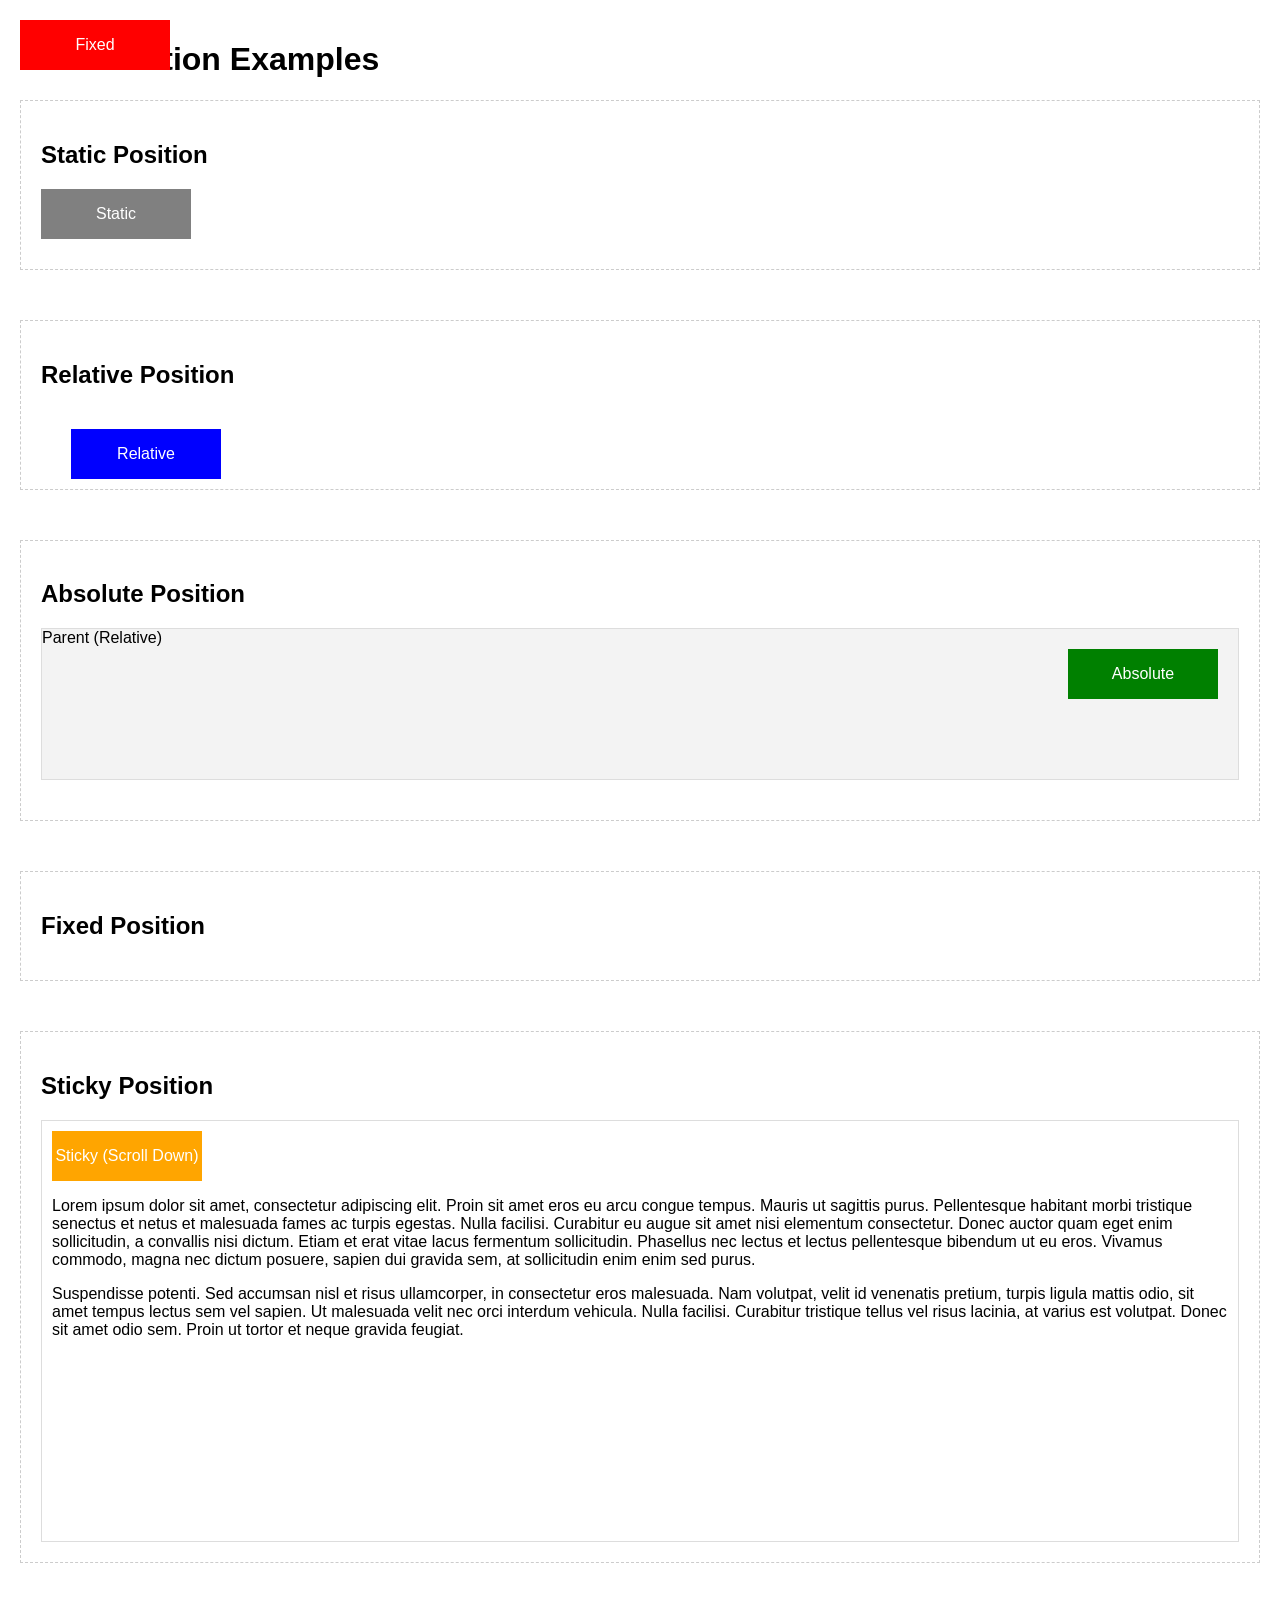
<file: lab6/position.html>
<!DOCTYPE html>
<html lang="en">

<head>
    <meta charset="UTF-8">
    <meta name="viewport" content="width=device-width, initial-scale=1.0">
    <title>CSS Position Examples</title>
    <style>
        body {
            font-family: Arial, sans-serif;
            margin: 0;
            padding: 20px;
        }

        .container {
            margin-bottom: 50px;
            border: 1px dashed #ccc;
            padding: 20px;
        }

        .box {
            width: 150px;
            height: 50px;
            color: white;
            display: flex;
            align-items: center;
            justify-content: center;
            margin-bottom: 10px;
        }

        .static-box {
            background-color: gray;
            position: static;
        }

        .relative-box {
            background-color: blue;
            position: relative;
            top: 20px;
            left: 30px;
        }

        .absolute-container {
            position: relative;
            height: 150px;
            background-color: #f3f3f3;
            border: 1px solid #ddd;
            margin-bottom: 20px;
        }

        .absolute-box {
            background-color: green;
            position: absolute;
            top: 20px;
            right: 20px;

        }

        .fixed-box {
            background-color: red;
            position: fixed;
            top: 20px;
            left: 20px;
            z-index: 1000;
        }

        .sticky-container {
            height: 400px;
            overflow: auto;
            border: 1px solid #ddd;
            padding: 10px;
        }

        .sticky-box {
            background-color: orange;
            position: sticky;
            top: 0;
        }
    </style>
</head>

<body>
    <h1>CSS Position Examples</h1>
    <!-- Static Example -->
    <div class="container">
        <h2>Static Position</h2>
        <div class="box static-box">Static</div>
    </div>
    <!-- Relative Example -->
    <div class="container">
        <h2>Relative Position</h2>
        <div class="box relative-box">Relative</div>
    </div>
    <!-- Absolute Example -->
    <div class="container">
        <h2>Absolute Position</h2>
        <div class="absolute-container">
            Parent (Relative)
            <div class="box absolute-box">Absolute</div>
        </div>
    </div>
    <!-- Fixed Example -->
    <div class="container">
        <h2>Fixed Position</h2>
        <div class="box fixed-box">Fixed</div>
    </div>


    <!-- Sticky Example -->
    <div class="container">
        <h2>Sticky Position</h2>
        <div class="sticky-container">
            <div class="box sticky-box">Sticky (Scroll Down)</div>
            <p>Lorem ipsum dolor sit amet, consectetur adipiscing elit. Proin
                sit amet eros eu arcu congue tempus. Mauris ut sagittis purus. Pellentesque
                habitant morbi tristique senectus et netus et malesuada fames ac turpis
                egestas. Nulla facilisi. Curabitur eu augue sit amet nisi elementum
                consectetur. Donec auctor quam eget enim sollicitudin, a convallis nisi dictum.
                Etiam et erat vitae lacus fermentum sollicitudin. Phasellus nec lectus et
                lectus pellentesque bibendum ut eu eros. Vivamus commodo, magna nec dictum
                posuere, sapien dui gravida sem, at sollicitudin enim enim sed purus.</p>
            <p>Suspendisse potenti. Sed accumsan nisl et risus ullamcorper, in
                consectetur eros malesuada. Nam volutpat, velit id venenatis pretium, turpis
                ligula mattis odio, sit amet tempus lectus sem vel sapien. Ut malesuada velit
                nec orci interdum vehicula. Nulla facilisi. Curabitur tristique tellus vel
                risus lacinia, at varius est volutpat. Donec sit amet odio sem. Proin ut tortor
                et neque gravida feugiat.</p>
        </div>
    </div>
</body>

</html>
</file>
<file: lab5/css/styles.css>
html {
  font-size: 62.5%; /* 1rem = 10px, як на lpnu.ua */
}

*,
*::before,
*::after {
  box-sizing: border-box;
}

body {
  margin: 0;
  background-color: #fff;
  color: #333;
  font-family: "Roboto", "Helvetica Neue", Helvetica, Arial, sans-serif;
  font-size: 1.6rem;      /* 16px */
  font-weight: 400;
  font-style: normal;
  line-height: 1.42857143;
}

a {
  text-decoration: none;
}

a:link {
  color: #0076A8;
  text-decoration: none;
  transition: color 0.5s ease-out;
}

a:visited {
  color: #0076A8;
  text-decoration: none;
  transition: color 0.5s ease-out;
}

a:hover {
  color: #00A1E4;
  text-decoration: none;
  transition: color 0.5s ease-out;
}

a:active {
  color: #00A1E4;
  text-decoration: none;
  transition: color 0.5s ease-out;
}


.container {
  margin-left: auto;
  margin-right: auto;
  padding-left: 15px;
  padding-right: 15px;
}

.container::before,
.container::after {
  display: table;
  content: " ";
}

.container::after {
  clear: both;
}

.row {
  margin-left: -15px;
  margin-right: -15px;
}

.row::before,
.row::after {
  display: table;
  content: " ";
}

.row::after {
  clear: both;
}

.col-xs-4 {
  position: relative;
  float: left;
  width: 33.33333333%;
  min-height: 1px;
  padding-left: 15px;
  padding-right: 15px;
}

.img-responsive {
  display: block;
  max-width: 100%;
  height: auto;
}

.clearfix::before,
.clearfix::after {
  display: table;
  content: " ";
}

.clearfix::after {
  clear: both;
}

@media (min-width: 768px) {
  .container {
    width: 750px;
  }
}

@media (min-width: 992px) {
  .container {
    width: 970px;
  }
}

@media (min-width: 1200px) {
  .container {
    width: 1170px;
  }
}


#logos_container {
  padding: 0.75rem 0; /* 7.5px зверху і знизу */
}

#logos_container a {
  text-align: center;
}

#logos_container img {
  margin-left: auto;
  margin-right: auto;
  width: 150px;
  /* display: block, max-width: 100%, height: auto — з .img-responsive */
}

@media only screen and (min-width: 992px) {
  #logos_container {
    padding: 1rem 0; /* 10px зверху і знизу */
  }

  #logos_container img {
    margin-left: auto;
    margin-right: auto;
    width: 175px;
  }
}
</file>
<file: lab6/css/styles.css>
body {
    font-family: Arial, sans-serif;
    margin: 0;
    padding: 0;
    padding-top: 95px;
}

header {
    text-align: center;
    background: #4CAF50;
    color: white;
    padding: 10px 0;
    position: fixed;
    top: 0;
    z-index: 1000;
    box-shadow: 0 2px 4px rgba(0, 0, 0, 0.1);
    width: 100%;
}

section {
    padding: 20px;
}

h2 {
    position: sticky;
    top: 0;
    background: #f9f9f9;
    padding: 10px 0;
    margin: 0;
    z-index: 10;
    border-bottom: 1px solid #ddd;
}


#section-1 img {
    float: left;
    margin-right: 20px;
    margin-bottom: 10px;
    width: 300px;
    height: 300px;
}

.text {
    text-align: justify;
}

.clear {
    clear: both;
}


.multicolumn-text {
    column-width: 300px;
    column-gap: 20px;
}


#subscribe-button {
    padding: 10px 20px;
    font-size: 16px;
    background-color: #4CAF50;
    color: white;
    border: none;
    cursor: pointer;
}

#subscribe-button:hover {
    background-color: #45a049;
}


.modal-overlay {
  display: none; 
  position: fixed;
  top: 0;
  left: 0;
  width: 100%;
  height: 100%;
  background-color: rgba(0, 0, 0, 0.5); 
  z-index: 1000;
  justify-content: center;
  align-items: center;
}


.modal-content {
  background-color: #ffffff;
  padding: 25px 30px;
  border-radius: 4px;
  box-shadow: 0 4px 15px rgba(0, 0, 0, 0.3);
  width: 90%;
  max-width: 550px;
}


#emailForm {
  display: flex;
  flex-direction: column;
  align-items: center;
  gap: 15px;
}

#emailForm label {
  font-size: 14px;
  color: #333;
}

.form-row {
  display: flex;
  width: 100%;
  gap: 10px;
}

.form-row input[type="email"] {
  flex: 1;
  padding: 8px 12px;
  border: 1px solid #7c7c7c;
  outline: none;
  font-size: 14px;
}


.btn-save {
  background-color: #32a852; 
  color: white;
  border: none;
  padding: 8px 20px;
  cursor: pointer;
  font-size: 14px;
}

.btn-save:hover {
  background-color: #288742;    
}


.btn-subscribe {
  background-color: #32a852;
  color: white;
  border: none;
  padding: 8px 16px;
  cursor: pointer;
}


.content-block {
  overflow: hidden; 
  margin-bottom: 20px;
}


#section-1 .text {
  margin-top: 0;
  margin-bottom: 10px;
}


#section-1 .clear {
  clear: both;
}
</file>
<file: lab7/css/styles.css>
/* =========================================================
   Новини Львівської політехніки
   Flexbox, CSS Grid, transitions, animations, media queries
   ========================================================= */

:root {
    --brand: #252775;
    --brand-hover: #00a1e4;
    --ink: #1f2430;
    --surface: #ffffff;
    --page-bg: #f4f5f9;
    --featured-bg: #c2c2c2;
    --gap: 24px;
    --container: 1200px;
    --ease: cubic-bezier(.22, .61, .36, 1);
}

/* ---------- Базові стилі ---------- */

*,
*::before,
*::after {
    box-sizing: border-box;
}

html {
    font-size: 112.5%; /* 18px база — більший, читабельніший текст */
    scroll-behavior: smooth;
}

body {
    margin: 0;
    min-width: 320px;
    background: var(--page-bg);
    color: var(--ink);
    font-family: "Helvetica Neue", Helvetica, Arial, sans-serif;
    font-size: 1rem;
    line-height: 1.55;
    -webkit-font-smoothing: antialiased;
}

img {
    display: block;
    max-width: 100%;
    height: auto;
}

a {
    color: var(--brand);
}

a:focus-visible {
    outline: 3px solid var(--brand-hover);
    outline-offset: 3px;
    border-radius: 4px;
}

.container {
    width: min(100% - 32px, var(--container));
    margin-inline: auto;
}

.skip-link {
    position: absolute;
    top: -100px;
    left: 16px;
    z-index: 100;
    padding: 10px 16px;
    background: var(--brand);
    color: #fff;
    border-radius: 0 0 8px 8px;
    text-decoration: none;
    transition: top .25s var(--ease);
}

.skip-link:focus {
    top: 0;
}

/* =========================================================
   1. header#featured_container — FLEXBOX
   ========================================================= */

#featured_container {
    position: relative;
    padding: clamp(28px, 4vw, 56px) 0;
    background: var(--featured-bg);
}

/* декоративна лінія, як на lpnu.ua */
#featured_container::before {
    content: "";
    position: absolute;
    inset: 0 0 auto;
    height: 2px;
    background: linear-gradient(90deg, #979797 0%, var(--featured-bg) 50%, #979797 100%);
}

/* саме flex-контейнер: вирівнювання та розподіл простору */
.featured-flex {
    display: flex;
    flex-wrap: wrap;
    align-items: stretch;
    justify-content: space-between;
    gap: var(--gap);
}

.featured-card {
    position: relative;
    flex: 1 1 100%; /* mobile: 1 колонка */
    min-width: 0;
    overflow: hidden;
    background: #fff;
    animation: card-fade-up .7s var(--ease) both;
}

.featured-card:nth-child(2) {
    animation-delay: .08s;
}

.featured-card:nth-child(3) {
    animation-delay: .16s;
}

.featured-card:nth-child(4) {
    animation-delay: .24s;
}

.featured-card > a {
    position: relative;
    display: grid;
    grid-template-areas: "card";
    height: 100%;
    color: #fff;
    text-decoration: none;
}

.featured-card > a > * {
    grid-area: card;
}

.featured-card img {
    width: 100%;
    height: 100%;
    min-height: 200px;
    aspect-ratio: 2 / 1;
    object-fit: cover;
    opacity: 1;
    transition: opacity .5s var(--ease), transform .7s var(--ease);
}

/* смуга-градієнт під заголовком більше не використовується:
   заголовок лежить на суцільних плашках, як на lpnu.ua */

.featured-card h2 {
    z-index: 1;
    align-self: end;
    width: 100%;
    margin: 0;
    padding: 20px;
    color: #fff;
    font-family: 'Roboto Condensed', sans-serif;
    font-size: clamp(1.2rem, 2vw, 1.7rem);
    font-style: normal;
    font-weight: normal;
    line-height: 1.35;
}

.featured-card h2 span {
    padding: 2px 6px;
    background: var(--brand);
    box-decoration-break: clone;
    -webkit-box-decoration-break: clone;
    transition: background .45s var(--ease);
}

/* hover / focus */
.featured-card > a:hover img,
.featured-card > a:focus-visible img {
    opacity: 1;
    transform: scale(1.05);
}

.featured-card > a:hover h2 span,
.featured-card > a:focus-visible h2 span {
    background: var(--brand-hover);
}

/* ---------- 2. main > .main-container — CSS GRID ---------- */

main {
    padding: clamp(36px, 5vw, 64px) 0 clamp(48px, 6vw, 80px);
    background: var(--surface);
}

.main-container {
    width: min(100% - 32px, var(--container));
    margin-inline: auto;
}

.view-header {
    margin-bottom: clamp(20px, 3vw, 32px);
    text-align: center;
}

.view-header h2 {
    margin: 0;
    font-family: 'Roboto Condensed', sans-serif;
    font-size: clamp(1.75rem, 3vw, 2.5rem);
    font-style: normal;
    font-weight: normal;
    line-height: 1.2;
}

.view-header h2 a {
    position: relative;
    color: #1f6ba5;
    text-decoration: none;
    transition: color .3s var(--ease);
}

.view-header h2 a::after {
    content: "";
    position: absolute;
    right: 0;
    bottom: -6px;
    left: 0;
    height: 2px;
    background: #1f6ba5;
    transform-origin: left center;
    animation: line-grow .8s .25s var(--ease) both;
    transition: background .3s var(--ease);
}

.view-header h2 a:hover {
    color: #144f7c;
}

.view-header h2 a:hover::after {
    background: #144f7c;
}

/* сітка новин */
.news-grid {
    display: grid;
    grid-template-columns: minmax(0, 1fr); /* mobile: 1 колонка */
    gap: 40px 28px;
}

.news-card {
    background: transparent;
    animation: card-fade-up .6s var(--ease) both;
}

.news-card:nth-child(1) { animation-delay: .04s; }
.news-card:nth-child(2) { animation-delay: .08s; }
.news-card:nth-child(3) { animation-delay: .12s; }
.news-card:nth-child(4) { animation-delay: .16s; }
.news-card:nth-child(5) { animation-delay: .20s; }
.news-card:nth-child(6) { animation-delay: .24s; }
.news-card:nth-child(7) { animation-delay: .28s; }
.news-card:nth-child(8) { animation-delay: .32s; }

.news-card-link {
    display: flex;
    flex-direction: column;
    height: 100%;
    color: inherit;
    text-decoration: none;
}

.news_teaser {
    position: relative;
    overflow: hidden;
}

.news_teaser img {
    width: 100%;
    aspect-ratio: 16 / 9;
    object-fit: cover;
    transition: transform .6s var(--ease), filter .6s var(--ease);
}

.news-card:hover .news_teaser img {
    transform: scale(1.06);
}

.news-date {
    position: absolute;
    bottom: 0;
    left: 0;
    padding: 4px 8px;
    background: rgb(70 70 70 / 78%);
    color: #fff;
    font-size: .72rem;
    letter-spacing: .04em;
    text-transform: uppercase;
}

.news-card h3 {
    margin: 0;
    padding: 12px 6px 0;
    color: #1f6ba5;
    font-family: 'Roboto Condensed', sans-serif;
    font-size: 1.12rem;
    font-style: normal;
    font-weight: normal;
    line-height: 1.4;
    transition: color .3s var(--ease);
}

.news-card:hover h3 {
    color: #144f7c;
    text-decoration: underline;
}

/* ---------- Анімації ---------- */

@keyframes card-fade-up {
    from {
        opacity: 0;
        transform: translateY(24px);
    }

    to {
        opacity: 1;
        transform: translateY(0);
    }
}

@keyframes line-grow {
    from {
        transform: scaleX(0);
    }

    to {
        transform: scaleX(1);
    }
}

/* ---------- Адаптивність: 3 брейкпоінти ---------- */

/* Tablet: 768px – 1023px — 2 колонки */
@media (min-width: 768px) {
    .featured-card {
        flex-basis: calc((100% - var(--gap)) / 2);
    }

    .news-grid {
        grid-template-columns: repeat(2, minmax(0, 1fr));
    }
}

/* Desktop: 1024px і більше — сітка новин 4 колонки,
   блок featured залишається 2×2, як на lpnu.ua */
@media (min-width: 1024px) {
    .news-grid {
        grid-template-columns: repeat(4, minmax(0, 1fr));
    }
}

/* Повага до налаштувань користувача */
@media (prefers-reduced-motion: reduce) {
    html {
        scroll-behavior: auto;
    }

    *,
    *::before,
    *::after {
        animation-duration: .001ms !important;
        animation-iteration-count: 1 !important;
        transition-duration: .001ms !important;
    }
}
</file>
<file: PR1_variant/css/style.css>
body, h1, h2, h3, p, ul, li, figure, figcaption {
    margin: 10px;
    padding: 0;
    list-style: none;
    font-family: 'Arial', sans-serif;
}

/* Body and Layout */
body {
    margin: 0;
    padding: 0;
    line-height: 1.6;
    font-size: 18px;
    color: #333;
    background-color: #f4f4f4;
}

/* Header */
header {
    background: #005A9C;
    color: #fff;
    padding: 20px;
    text-align: center;
}

header h1 {
    margin: 0 0 10px;
}

/* Navigation Bar */
nav ul {
    background: #333;
    text-align: center;
    padding: 10px 0;
}

nav ul li {
    display: inline;
    margin: 0 10px;
}

nav ul li a {
    color: white;
    text-decoration: none;
    font-weight: bold;
}

/* Section and Articles */
section {
    padding: 20px;
    margin: 20px 0;
}

/* Gallery Section */
#photo-gallery ul {
    display: flex;
    flex-wrap: wrap;
    justify-content: space-around;
}

#photo-gallery li {
    width: calc(33.333% - 20px);
    margin: 10px;
    background: #fff;
    box-shadow: 0 2px 5px rgba(0,0,0,0.1);
}

#photo-gallery img {
    width: 100%;
    height: auto;
}

#photo-gallery figcaption {
    padding: 15px;
    text-align: center;
    font-style: italic;
}

/* Form Styles */
form {
    max-width: 600px;
    margin: 20px auto;
    padding: 20px;
    background: #fff;
    box-shadow: 0 2px 5px rgba(0,0,0,0.1);
}

form label {
    display: block;
    margin-bottom: 5px;
}

form input[type="text"],
form input[type="email"],
form textarea {
    width: 100%;
    padding: 8px;
    margin-bottom: 20px;
    border: 1px solid #ddd;
}

form button {
    display: inline-block;
    background: #005A9C;
    color: #fff;
    border: none;
    padding: 10px 20px;
    cursor: pointer;
}

form button:hover {
    background: #004080;
}

/* Footer */
footer {
    background: #333;
    color: #fff;
    padding: 20px 0;
    text-align: center;
}

footer nav ul {
    padding: 0;
    list-style: none;
}

footer nav ul li {
    display: inline;
    margin: 0 10px;
}

footer nav ul li a {
    color: #fff;
    text-decoration: none;
}

footer .social-media a {
    display: inline-block;
    margin: 0 5px;
    color: #fff;
    /* Add additional styles for social media icons if using images or font icons */
}

footer p {
    margin: 10px 0;
}

footer a {
    color: #fff;
    text-decoration: underline; /* Consider removing underline if using buttons for CTA */
}
</file>
<file: PR2/css/style.css>
/* Базові скидання та глобальні налаштування */
* {
  box-sizing: border-box;
  margin: 0;
  padding: 0;
}

body {
  font-family: 'Poppins', sans-serif;
  color: #2D2D2D;
  background-color: #FFFFFF;
}

.container {
  max-width: 1280px;
  margin: 0 auto;
  padding: 0 100px; /* Внутрішні відступи по боках з Figma */
}

a {
  text-decoration: none;
  color: inherit;
}

/* Header / Top Bar 1280px */
.header {
  background-color: #FFFFFF;
  height: 100px;
  display: flex;
  align-items: center;
}

.header-container {
  display: flex;
  justify-content: space-between;
  align-items: center;
  width: 100%;
}

/* Logo */
.logo {
  display: flex;
  align-items: center;
  gap: 12px;
}

.logo-img {
  height: 34px;   /* Задайте висоту згідно з оригінальним макетом */
  width: auto;    /* Автоматична ширина зберігає оригінальні пропорції SVG */
  display: block;
}

/* Auth Buttons */
.auth-buttons {
  display: flex;
  align-items: center;
  gap: 32px;
}

.btn-sign-up {
  font-family: 'Poppins', sans-serif;
  font-weight: 400;
  font-size: 16px;
  line-height: 32px;
  color: #2D2D2D;
}

.btn-log-in {
  display: inline-flex;
  justify-content: center;
  align-items: center;
  width: 153px;
  height: 54px;
  background-color: #3366FF;
  border-radius: 10px;
  
  font-family: 'Poppins', sans-serif;
  font-weight: 400;
  font-size: 16px;
  line-height: 32px;
  color: #FFFFFF;
  transition: opacity 0.2s ease;
}

.btn-log-in:hover {
  opacity: 0.9;
}

/* Header 1280px (Hero Section) */
.hero-section {
  background-color: #F7F5FD;
  padding-top: 70px;
  padding-bottom: 129px;
}

.hero-container {
  display: flex;
  align-items: flex-start;
  justify-content: space-between;
  gap: 114px; /* Відстань між текстом та песиками */
}

.hero-content {
  width: 466px;
  display: flex;
  flex-direction: column;
  gap: 30px;
}

.hero-text-block {
  display: flex;
  flex-direction: column;
}

.hero-title {
  font-family: 'Mozilla Headline', 'Poppins', sans-serif;
  font-size: 80px;
  font-weight: 600;
  line-height: 90px;
  color: #2D2D2D;
  margin-bottom: 24px;
}

.hero-text {
  font-family: 'Poppins', sans-serif;
  font-size: 18px;
  line-height: 32px;
  font-weight: 400;
  -webkit-text-stroke: 0.3px #000000;
  color: rgba(45, 45, 45, 0.5);
}

.btn-get-started {
  display: inline-flex;
  justify-content: center;
  align-items: center;
  width: 203px;
  height: 64px;
  background-color: #F8D57E;
  color: #2D2D2D;
  font-family: 'Poppins', sans-serif;
  font-weight: 400;
  font-size: 16px;
  line-height: 32px;
  border-radius: 10px;
  transition: opacity 0.2s ease;
}

.btn-get-started:hover {
  opacity: 0.9;
}

.hero-image-wrapper {
  width: 500px;
  height: 460px;
  flex-shrink: 0;
}

.hero-img {
  width: 100%;
  height: 100%;
  object-fit: cover;
  border-radius: 10px;
  display: block;
}

/* Video Section (Video 1280px) */
.video-section {
  background-color: #F2FAF8;
  padding: 70px 257px; /* Точні значення paddings з Figma */
  display: flex;
  justify-content: center;
  align-items: center;
}

.video-container {
  display: flex;
  justify-content: center;
  align-items: center;
  width: 100%;
}

.video-wrapper {
  width: 765px;
  height: 460px;
  border-radius: 10px;
  overflow: hidden;
}

.video-img {
  width: 100%;
  height: 100%;
  object-fit: cover;
  border-radius: 10px;
  display: block;
}
</file>
<file: PR3/styles/style.css>
/* ---------- Базові налаштування сторінки ---------- */
* ,
*::before,
*::after {
  box-sizing: border-box;
}

html {
  scroll-behavior: smooth;
  scroll-padding-top: 90px;
}

body {
  margin: 0;
  padding: 0;
  font-family: Arial, sans-serif;
  font-size: 16px;
  line-height: 1.6;
  color: #333;
  background-color: #f4f4f4;
}

img {
  max-width: 100%;
}

h1,
h2,
h3 {
  line-height: 1.25;
}

p {
  margin-top: 0;
}

.container {
  width: 100%;
  max-width: 1120px;
  margin: 0 auto;
  padding: 0 20px;
}

/* ---------- Прихований текст для скрін-рідерів ---------- */
.sr-only {
  position: absolute;
  width: 1px;
  height: 1px;
  padding: 0;
  margin: -1px;
  overflow: hidden;
  white-space: nowrap;
  border: 0;
}

/* ---------- Посилання «Перейти до вмісту» ---------- */
.skip-link {
  position: absolute;
  top: -80px;
  left: 16px;
  z-index: 100;
  padding: 10px 18px;
  border-radius: 8px;
  background-color: #ffffff;
  color: #0654b3;
  font-weight: bold;
  text-decoration: none;
  box-shadow: 0 6px 18px rgba(0, 0, 0, 0.2);
  transition: top 0.2s ease;
}

.skip-link:focus {
  top: 12px;
}

/* ---------- Шапка сайту ---------- */
.site-header {
  position: sticky;
  top: 0;
  z-index: 50;
  background-color: #333;
  box-shadow: 0 2px 12px rgba(0, 0, 0, 0.18);
}

.header-inner {
  display: flex;
  flex-wrap: wrap;
  align-items: center;
  justify-content: space-between;
  gap: 8px 24px;
  padding-top: 10px;
  padding-bottom: 10px;
}

.brand {
  display: flex;
  align-items: center;
  gap: 10px;
  color: #ffffff;
  font-size: 1.25rem;
  font-weight: bold;
  letter-spacing: 0.3px;
  text-decoration: none;
}

.brand-mark {
  display: grid;
  place-items: center;
  width: 38px;
  height: 38px;
  border-radius: 50%;
  background-color: #0654b3;
  color: #ffffff;
  font-size: 1.15rem;
}

.brand-name span {
  color: #7fb3f0;
}

/* ---------- Навігаційне меню ---------- */
.nav-list {
  display: flex;
  flex-wrap: wrap;
  justify-content: space-around;
  margin: 0;
  padding: 0;
  list-style: none;
}

.nav-list li {
  margin: 10px;
}

.nav-list a {
  display: inline-block;
  padding: 4px 2px;
  border-bottom: 2px solid transparent;
  color: #ffffff;
  font-size: 0.95rem;
  text-decoration: none;
  transition: color 0.2s ease, border-color 0.2s ease;
}

.nav-list a:hover,
.nav-list a:focus-visible {
  border-bottom-color: #7fb3f0;
  color: #ffffff;
  text-decoration: underline;
}

/* ---------- Загальне оформлення секцій ---------- */
.section {
  padding: 20px;
  margin: 20px 0;
  border-radius: 12px;
  background-color: #ffffff;
  box-shadow: 0 1px 3px rgba(15, 23, 42, 0.07);
}

.section-title {
  margin: 0 0 10px;
  color: #1a2330;
  font-size: 1.65rem;
}

.section-title::after {
  content: "";
  display: block;
  width: 56px;
  height: 4px;
  margin-top: 12px;
  border-radius: 2px;
  background-color: #0654b3;
}

.section-intro {
  max-width: 720px;
  margin: 0 0 8px;
  color: #4a5568;
}

/* ---------- Секція Home ---------- */
.hero {
  display: flex;
  flex-wrap: wrap;
  align-items: center;
  gap: 20px 40px;
}

.hero-content {
  flex: 1 1 340px;
}

.eyebrow {
  margin-bottom: 10px;
  color: #0654b3;
  font-size: 0.78rem;
  font-weight: bold;
  letter-spacing: 0.14em;
  text-transform: uppercase;
}

.hero h1 {
  margin: 0 0 14px;
  color: #0654b3;
  font-size: clamp(1.8rem, 4vw, 2.5rem);
}

.lead {
  margin-bottom: 22px;
  color: #4a5568;
  font-size: 1.05rem;
  line-height: 1.6;
}

.hero-actions {
  display: flex;
  flex-wrap: wrap;
  gap: 12px;
  margin-bottom: 24px;
}

.btn {
  display: inline-block;
  padding: 12px 22px;
  border: 2px solid #0654b3;
  border-radius: 8px;
  background-color: #0654b3;
  color: #ffffff;
  font-weight: bold;
  text-decoration: none;
  transition: background-color 0.2s ease, color 0.2s ease, transform 0.2s ease;
}

.btn:hover,
.btn:focus-visible {
  background-color: #043f8a;
  border-color: #043f8a;
  transform: translateY(-2px);
}

.btn-ghost {
  background-color: transparent;
  color: #0654b3;
}

.btn-ghost:hover,
.btn-ghost:focus-visible {
  background-color: #e8f0fb;
  border-color: #0654b3;
  color: #043f8a;
}

.hero-stats {
  display: flex;
  flex-wrap: wrap;
  gap: 12px 32px;
  margin: 0;
  padding: 0;
  list-style: none;
}

.hero-stats li {
  display: flex;
  flex-direction: column;
}

.hero-stats strong {
  color: #0654b3;
  font-size: 1.35rem;
  line-height: 1.2;
}

.hero-stats span {
  color: #5b6470;
  font-size: 0.85rem;
}

.hero-art {
  flex: 0 1 400px;
  width: 100%;
  max-width: 400px;
  height: auto;
}

/* ---------- Секція Trivia ---------- */
.trivia-list {
  display: flex;
  flex-wrap: wrap;
  gap: 20px;
  margin-top: 20px;
}

.trivia-item {
  display: flex;
  flex: 1 1 100%;
  align-items: center;
  padding: 16px;
  border: 1px solid #e6ebf2;
  border-radius: 12px;
  background-color: #f8fafc;
}

.trivia-item img {
  flex-shrink: 0;
  width: 150px;
  height: auto;
  margin-right: 20px;
  border-radius: 5px;
}

.trivia-text h3 {
  margin: 0 0 6px;
  color: #0f172a;
  font-size: 1.05rem;
}

.trivia-text p {
  margin: 0;
  color: #4a5568;
  font-size: 0.95rem;
}

/* ---------- Секція Categories ---------- */
.categories-list {
  display: flex;
  flex-wrap: wrap;
  gap: 12px;
  margin: 20px 0 0;
  padding: 0;
  list-style: none;
}

.categories-list a {
  display: inline-block;
  padding: 8px 18px;
  border: 1px solid #cfdcf0;
  border-radius: 999px;
  background-color: #f8fbff;
  color: #0654b3;
  font-size: 0.95rem;
  text-decoration: none;
  transition: background-color 0.2s ease, color 0.2s ease, border-color 0.2s ease, transform 0.2s ease;
}

.categories-list a:hover,
.categories-list a:focus-visible {
  border-color: #0654b3;
  background-color: #0654b3;
  color: #ffffff;
  transform: translateY(-2px);
}

/* ---------- Секція Scores ---------- */
.table-wrap {
  margin-top: 20px;
  overflow-x: auto;
  border: 1px solid #e2e8f0;
  border-radius: 10px;
}

table {
  width: 100%;
  min-width: 640px;
  border-collapse: collapse;
  font-size: 0.95rem;
}

th,
td {
  padding: 8px;
  border-bottom: 1px solid #e6ebf2;
  text-align: left;
}

thead th {
  background-color: #333;
  color: #ffffff;
  font-size: 0.78rem;
  letter-spacing: 0.06em;
  text-transform: uppercase;
}

tbody tr:nth-child(even) {
  background-color: #f8fafc;
}

tbody tr:hover {
  background-color: #eef5ff;
}

tbody td:first-child {
  color: #0654b3;
  font-weight: bold;
}

tbody tr:last-child td {
  border-bottom: 0;
}

/* ---------- Секція Subscribe ---------- */
.subscribe {
  display: flex;
  flex-wrap: wrap;
  align-items: center;
  justify-content: space-between;
  gap: 20px 32px;
  background: linear-gradient(135deg, #0654b3 0%, #0a7bd4 100%);
  color: #ffffff;
}

.subscribe-text {
  flex: 1 1 380px;
}

.subscribe .section-title {
  color: #ffffff;
}

.subscribe .section-title::after {
  background-color: #ffffff;
}

.subscribe-text p {
  max-width: 620px;
  margin-bottom: 0;
  color: #dbeafe;
}

.puzzle-btn {
  padding: 14px 30px;
  border: 0;
  border-radius: 999px;
  background-color: #ffffff;
  color: #0654b3;
  font-family: inherit;
  font-size: 1rem;
  font-weight: bold;
  cursor: pointer;
  transition: background-color 0.2s ease, color 0.2s ease, transform 0.2s ease;
  animation: pulse 2s infinite;
}

.puzzle-btn:hover,
.puzzle-btn:focus-visible {
  background-color: #ffd166;
  color: #333333;
  transform: scale(1.05);
}

@keyframes pulse {
  0% {
    box-shadow: 0 0 0 0 rgba(255, 255, 255, 0.55);
  }
  70% {
    box-shadow: 0 0 0 18px rgba(255, 255, 255, 0);
  }
  100% {
    box-shadow: 0 0 0 0 rgba(255, 255, 255, 0);
  }
}

/* ---------- Секція Contact ---------- */
.contact-form {
  display: flex;
  flex-direction: column;
  max-width: 560px;
  margin-top: 20px;
}

.contact-form label {
  margin-top: 10px;
  color: #1f2937;
  font-size: 0.9rem;
  font-weight: bold;
}

.contact-form input,
.contact-form textarea {
  margin-top: 10px;
  padding: 10px;
  border: 1px solid #cfd8e3;
  border-radius: 8px;
  background-color: #ffffff;
  color: #333;
  font: inherit;
}

.contact-form input:focus,
.contact-form textarea:focus {
  border-color: #0654b3;
  outline: 2px solid #0654b3;
  outline-offset: 1px;
}

.contact-form textarea {
  min-height: 130px;
  resize: vertical;
}

.contact-form button {
  align-self: flex-start;
  margin-top: 10px;
  padding: 10px 28px;
  border: 0;
  border-radius: 8px;
  background-color: #0654b3;
  color: #ffffff;
  font-family: inherit;
  font-size: 1rem;
  font-weight: bold;
  cursor: pointer;
  transition: background-color 0.2s ease, transform 0.2s ease;
}

.contact-form button:hover,
.contact-form button:focus-visible {
  background-color: #043f8a;
  transform: translateY(-2px);
}

/* ---------- Футер ---------- */
.site-footer {
  margin-top: 40px;
  padding: 26px 0;
  background-color: #333;
  color: #cbd5e1;
  font-size: 0.9rem;
}

.footer-inner {
  display: flex;
  flex-wrap: wrap;
  align-items: center;
  justify-content: space-between;
  gap: 12px 24px;
}

.footer-inner p {
  margin: 0;
}

.footer-nav {
  display: flex;
  flex-wrap: wrap;
  gap: 18px;
  margin: 0;
  padding: 0;
  list-style: none;
}

.site-footer a {
  color: #e2e8f0;
  text-decoration: none;
}

.site-footer a:hover,
.site-footer a:focus-visible {
  color: #ffffff;
  text-decoration: underline;
}

/* ---------- Доступність: видимий фокус ---------- */
a:focus-visible,
button:focus-visible {
  outline: 3px solid #ffd166;
  outline-offset: 3px;
}

/* ---------- Адаптивність ---------- */
@media (max-width: 900px) {
  .header-inner {
    justify-content: center;
    text-align: center;
  }

  .nav-list {
    justify-content: center;
  }

  .hero {
    flex-direction: column-reverse;
    align-items: flex-start;
  }

  .hero-art {
    align-self: center;
  }
}

@media (max-width: 640px) {
  html {
    scroll-padding-top: 140px;
  }

  .section {
    padding: 16px;
  }

  .nav-list li {
    margin: 6px;
  }

  .nav-list a {
    font-size: 0.9rem;
  }

  .hero-stats {
    gap: 12px 24px;
  }

  .trivia-item {
    flex-direction: column;
    align-items: flex-start;
  }

  .trivia-item img {
    width: 100%;
    max-width: 200px;
    margin-right: 0;
    margin-bottom: 14px;
  }

  .puzzle-btn,
  .contact-form button {
    width: 100%;
  }
}

@media (prefers-reduced-motion: reduce) {
  html {
    scroll-behavior: auto;
  }

  *,
  *::before,
  *::after {
    animation-duration: 0.001ms !important;
    animation-iteration-count: 1 !important;
    transition-duration: 0.001ms !important;
  }
}
</file>
